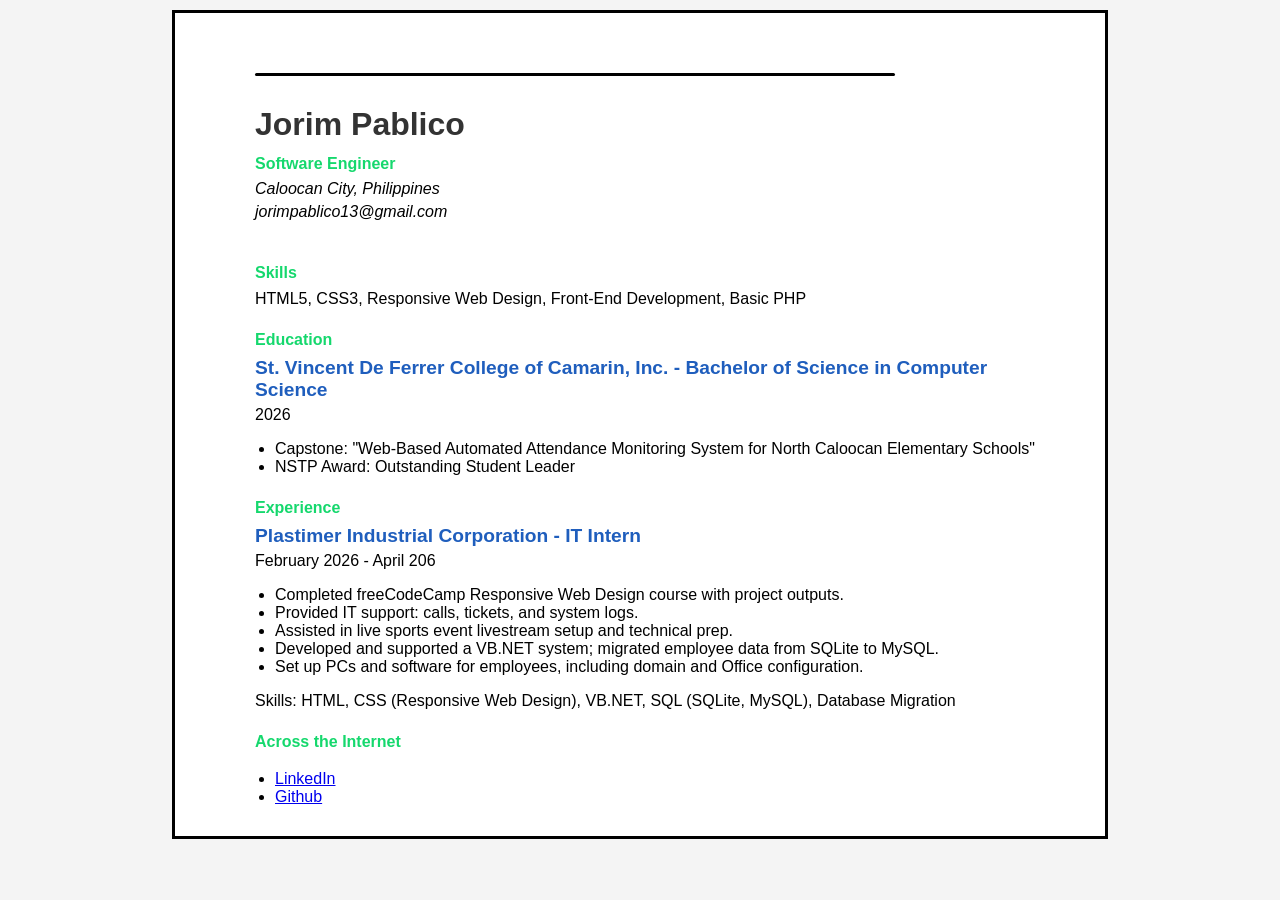
<file: frontend/1-single-page-cv/index.html>
<!DOCTYPE html>
<html lang="en">
<head>
    <meta charset="UTF-8">
    <meta name="viewport" content="width=device-width, initial-scale=1.0">
    <title>Jorim Pablico - Software Engineer</title>

    <!-- Seo Meta Tags -->
    <meta name="description" content="Jorim Pablico is a passionate software engineer with experience in building scalable web applications.">
    <meta name="keywords" content="software engineer, web development, HTML, CSS, JavaScript, React, Node.js">
    <meta name="author" content="Jorim Pablico">

    <!-- Open Graph Meta Tags -->
    <meta property="og:title" content="Jorim Pablico - Software Engineer">
    <meta property="og:description" content="Jorim Pablico is a passionate software engineer with experience in building scalable web applications.">
    <meta property="og:type" content="website">
    <meta property="og:url" content="https://github.com/jpablico20">
    <meta property="og:image" content="https://gravatar.com/jpablico04">

    <!-- Favicon -->
    <link rel="icon" href="./jpfavicon.png" type="image/x-icon">

    <!--Style -->
    <style>
        body {
            font-family: Arial, sans-serif;
            padding: 0;
            margin: 0;
            background-color: #f4f4f4;
        }
        .container {
            max-width: 800px;
            margin: 10px auto;
            padding: 10px 50px 10px 80px;
            background-color: #fff;
            border: 3px solid #000;
        }
        hr {
            width: 80%;
            border: 0;
            border-radius: 5px;
            height: 3px;
            background: #000;
            margin: 50px 0 30px 0;
        }
        header {
            margin-bottom: 40px;
        }
        p {
            margin: 5px 0;
            color: #000;
        }
        h1 {
            margin: 0;
            color: #333;
        }
        h2 {
            font-size: 1em;
            padding: 3px 0;
            margin: 10px 0 0 0;
            color: #15d86d;
        }
        header h2 {
            padding: 2px 0;
        }
        h3 {
            font-size: 1.2em;
            color: #1f5ebd;
            margin: 5px 0;
        }
        section {
            margin-bottom: 20px;
        }
        ul {
            list-style-type: disc;
            padding-left: 20px;
        }
    </style>
</head>
<body>
    <div class="container">
        <hr>
    <header>
        <h1>Jorim Pablico</h1>
        <h2>Software Engineer</h2>
        <address>
            <p>Caloocan City, Philippines</p>
            <p>jorimpablico13@gmail.com</p>
        </address>
    </header>

    <main>
        <section>
            <h2>Skills</h2>
            <p>HTML5, CSS3, Responsive Web Design, Front-End Development, Basic PHP</p>
        </section>

        <section> 
            <h2>Education</h2>
            <h3>St. Vincent De Ferrer College of Camarin, Inc. - Bachelor of Science in Computer Science</h3>
            <p>2026</p>
            <ul>
                 <li>Capstone: "Web-Based Automated Attendance Monitoring System for North Caloocan Elementary Schools"</li>
                 <li>NSTP Award: Outstanding Student Leader</li>
            </ul>
        </section>

        <section>
            <h2>Experience</h2>
            <h3>Plastimer Industrial Corporation - IT Intern</h3>
            <p>February 2026 - April 206</p>
            <ul>
                <li>Completed freeCodeCamp Responsive Web Design course with project outputs.</li>
                <li>Provided IT support: calls, tickets, and system logs.</li>
                <li>Assisted in live sports event livestream setup and technical prep.</li>
                <li>Developed and supported a VB.NET system; migrated employee data from SQLite to MySQL.</li>
                <li>Set up PCs and software for employees, including domain and Office configuration.</li>
            </ul>
            <p>Skills: HTML, CSS (Responsive Web Design), VB.NET, SQL (SQLite, MySQL), Database Migration</p>
        </section>

        <section>
            <h2>Across the Internet</h2>
            <ul>
                <li><a href="www.linkedin.com/in/jorim-pablico">LinkedIn</a></li>
                <li><a href="https://github.com/jpablico20">Github</a></li>
            </ul>
        </section>
    </main>
    </div>
</body>
</html>
</file>
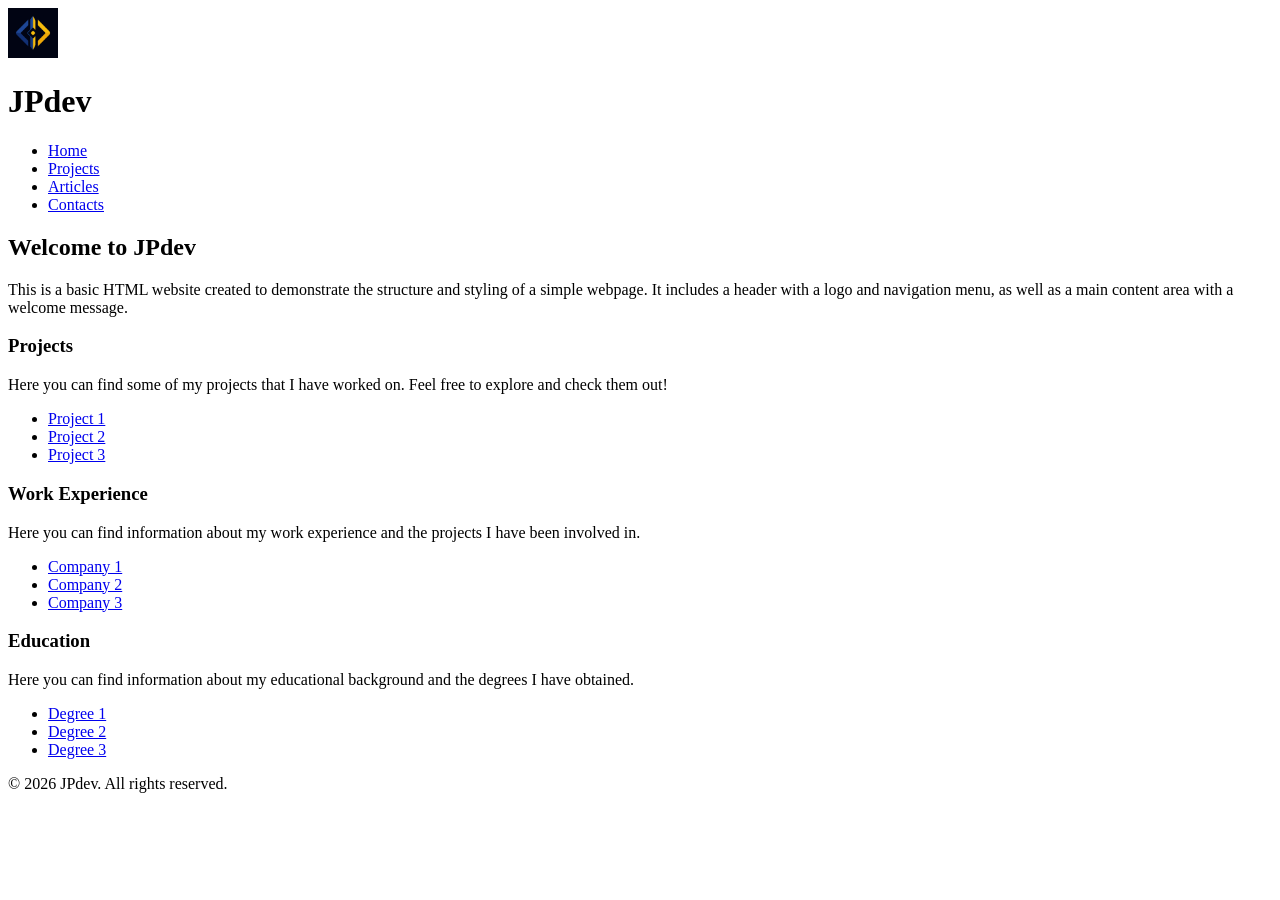
<file: frontend/2-basic-html-website/index.html>
<!DOCTYPE html>
<html lang="en">
<head>
    <meta charset="UTF-8">
    <meta name="viewport" content="width=device-width, initial-scale=1.0">
    <title>Basic HTML Website</title>

    <!-- Seo Meta Tags -->
    <meta name="description" content="A simple HTML website to demonstrate basic structure and styling.">
    <meta name="keywords" content="HTML, CSS, website, basic">
    <meta name="author" content="Jorim Pablico">

    <!-- Open Graph Meta Tags -->
    <meta property="og:title" content="Basic HTML Website">
    <meta property="og:description" content="A simple HTML website to demonstrate basic structure and styling.">
    <meta property="og:type" content="website">
</head>
<body>
    <header>
        <div class="logo">
            <img src="logo.png" alt="Logo" width="50">
            <h1>JPdev</h1>
        </div>
        <nav>
            <ul>
                <li><a href="index.html">Home</a></li>
                <li><a href="projects.html">Projects</a></li>
                <li><a href="articles.html">Articles</a></li>
                <li><a href="contacts.html">Contacts</a></li>
            </ul>
        </nav>
    </header>
    <main>
        <h2>Welcome to JPdev</h2>
        <p>This is a basic HTML website created to demonstrate the structure and styling of a simple webpage. It includes a header with a logo and navigation menu, as well as a main content area with a welcome message.</p>

        <section>
            <h3>Projects</h3>
            <p>Here you can find some of my projects that I have worked on. Feel free to explore and check them out!</p>
            <ul>
                <li><a href="#">Project 1</a></li>
                <li><a href="#">Project 2</a></li>
                <li><a href="#">Project 3</a></li>
            </ul>
        </section>
        <section>
            <h3>Work Experience</h3>
            <p>Here you can find information about my work experience and the projects I have been involved in.</p>
            <ul>
                <li><a href="#">Company 1</a></li>
                <li><a href="#">Company 2</a></li>
                <li><a href="#">Company 3</a></li>
            </ul>
        </section>
        <section>
            <h3>Education</h3>
            <p>Here you can find information about my educational background and the degrees I have obtained.</p>
            <ul>
                <li><a href="#">Degree 1</a></li>
                <li><a href="#">Degree 2</a></li>
                <li><a href="#">Degree 3</a></li>
            </ul>
        </section>
    </main>
    <footer>
        <p>&copy; 2026 JPdev. All rights reserved.</p>
    </footer>

</body>
</html>
</file>
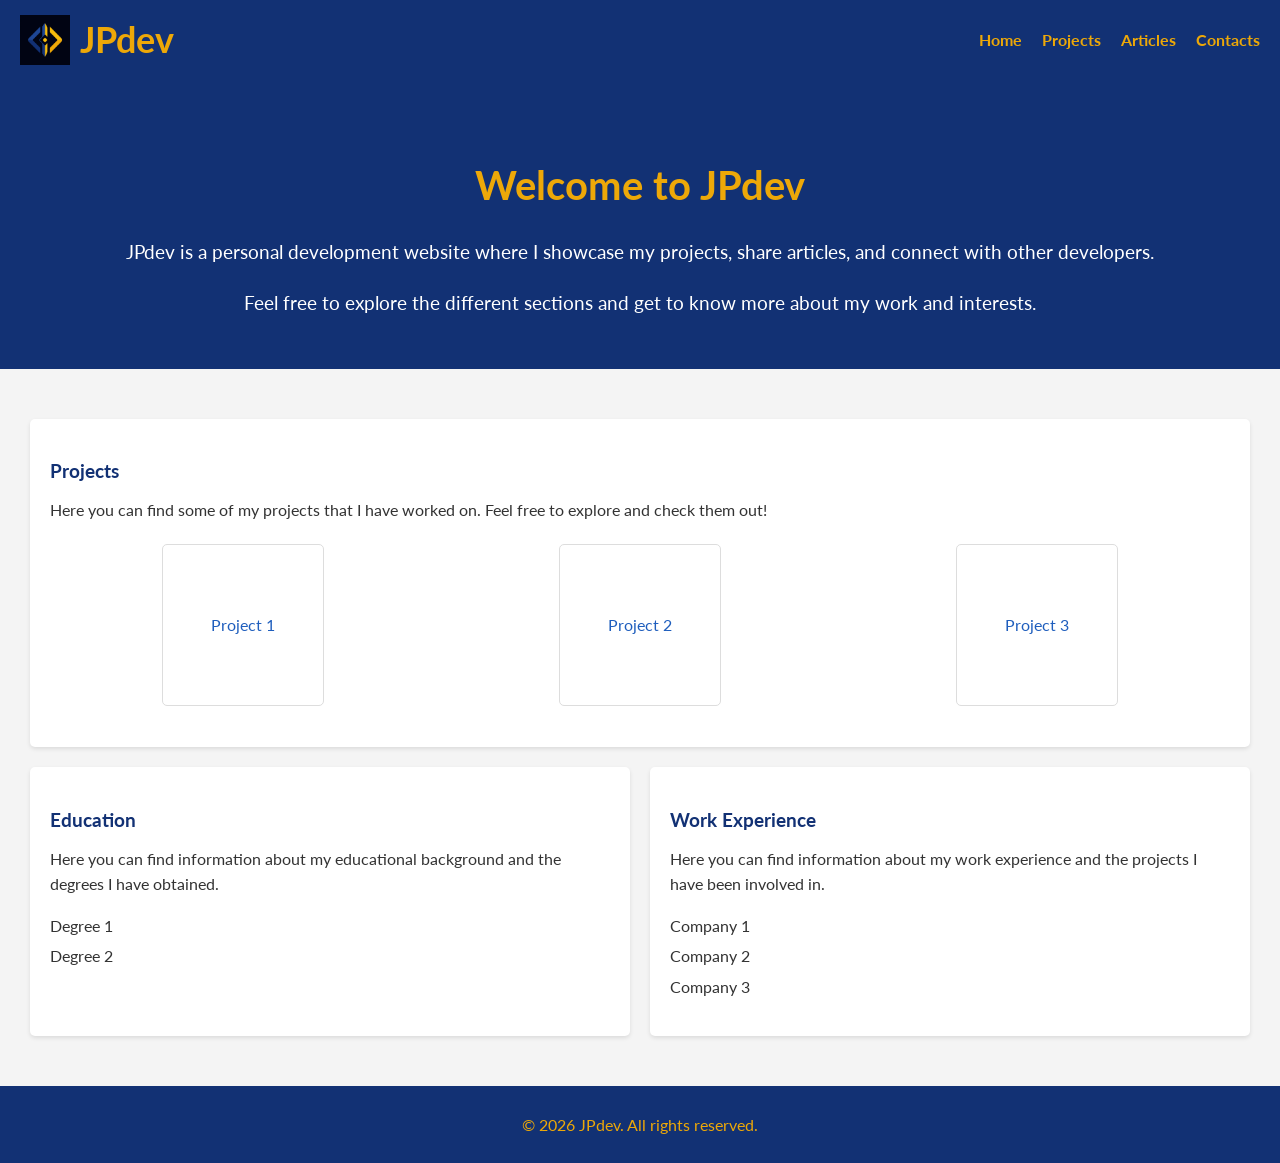
<file: frontend/3-personal-portfolio/index.html>
<!DOCTYPE html>
<html lang="en">
<head>
    <meta charset="UTF-8">
    <meta name="viewport" content="width=device-width, initial-scale=1.0">
    <title>Basic HTML Website</title>

    <!-- Seo Meta Tags -->
    <meta name="description" content="A simple HTML website to demonstrate basic structure and styling.">
    <meta name="keywords" content="HTML, CSS, website, basic">
    <meta name="author" content="Jorim Pablico">

    <!-- Open Graph Meta Tags -->
    <meta property="og:title" content="Basic HTML Website">
    <meta property="og:description" content="A simple HTML website to demonstrate basic structure and styling.">
    <meta property="og:type" content="website">

    <link rel="stylesheet" href="styles.css">
</head>
<body>
    <header>
        <div class="logo">
            <img src="logo.png" alt="Logo" width="50">
            <h1>JPdev</h1>
        </div>
        <nav>
            <ul>
                <li><a href="index.html">Home</a></li>
                <li><a href="projects.html">Projects</a></li>
                <li><a href="articles.html">Articles</a></li>
                <li><a href="contacts.html">Contacts</a></li>
            </ul>
        </nav>
    </header>
    <main>
        <div  class="intro">
        <h2>Welcome to JPdev</h2> 
        <p>JPdev is a personal development website where I showcase my projects, share articles, and connect with other developers.</p>
        <p>Feel free to explore the different sections and get to know more about my work and interests.</p>
        </div>
        
        <div class="box-vertical main-box">
            <section  class="projects">
                    <h3>Projects</h3>
                    <p>Here you can find some of my projects that I have worked on. Feel free to explore and check them out!</p>
                    <ul>
                        <li><a href="#">Project 1</a></li>
                        <li><a href="#">Project 2</a></li>
                        <li><a href="#">Project 3</a></li>
                    </ul>
            </section>
            <div class="box-horizontal">
                <section>
                    <h3>Education</h3>
                    <p>Here you can find information about my educational background and the degrees I have obtained.</p>
                    <ul>
                        <li>Degree 1</li>
                        <li>Degree 2</li>
                    </ul>
                </section>
                <section>
                    <h3>Work Experience</h3>
                    <p>Here you can find information about my work experience and the projects I have been involved in.</p>
                    <ul>
                        <li>Company 1</li>
                        <li>Company 2</li>
                        <li>Company 3</li>
                    </ul>
                </section>
            </div>
        </div>
        
    </main>
    <footer>
        <p>&copy; 2026 JPdev. All rights reserved.</p>
    </footer>

</body>
</html>
</file>
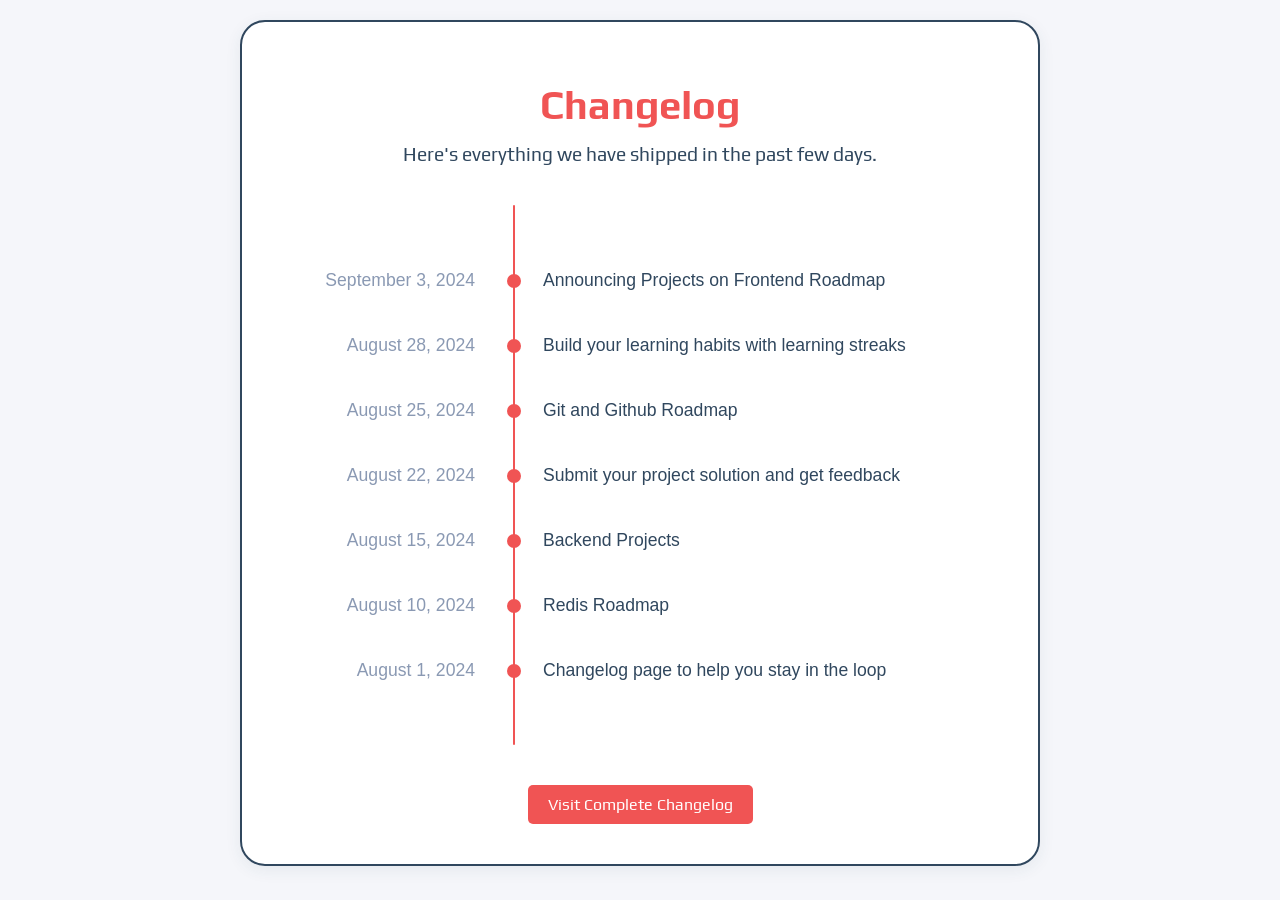
<file: frontend/4-changelog-component/index.html>
<!DOCTYPE html>
<html lang="en">
<head>
    <meta charset="UTF-8">
    <meta name="viewport" content="width=device-width, initial-scale=1.0">
    <title>Changelog Component</title>

    <!-- SEO Meta Tags -->
    <meta name="description" content="A changelog component to display updates and changes in your project.">
    <meta name="keywords" content="changelog, updates, project, component, HTML, CSS">
    <meta name="author" content="Jorim Pablico">

    <!-- Open Graph Meta Tags -->
    <meta property="og:title" content="Changelog Component">
    <meta property="og:description" content="A changelog component to display updates and changes in your project.">
    <meta property="og:type" content="website">

    <link rel="stylesheet" href="styles.css">
</head>
<body>
    <div class="changelog-container">
        <header class="changelog-header">
            <h1>Changelog</h1>
            <p>Here's everything we have shipped in the past few days.</p>
        </header>
        <main>
            <section class="changelog-date">
                <ul>
                    <li><p>September 3, 2024</p></li>
                    <li><p>August 28, 2024</p></li>
                    <li><p>August 25, 2024</p></li>
                    <li><p>August 22, 2024</p></li>
                    <li><p>August 15, 2024</p></li>
                    <li><p>August 10, 2024</p></li>
                    <li><p>August 1, 2024</p></li>
                </ul>
            </section>
            <div class="changelog-divider"></div>
            <section>
                <div class="dot-position">
                    <div class="dot"></div>
                    <div class="dot"></div>
                    <div class="dot"></div>
                    <div class="dot"></div>
                    <div class="dot"></div>
                    <div class="dot"></div>
                    <div class="dot"></div>
                </div>
            </section>
            
            <section class="changelog-description">
                <ul>
                    <li><p>Announcing Projects on Frontend Roadmap</p></li>
                    <li><p>Build your learning habits with learning streaks</p></li>
                    <li><p>Git and Github Roadmap</p></li>
                    <li><p>Submit your project solution and get feedback</p></li>
                    <li><p>Backend Projects</p></li>
                    <li><p>Redis Roadmap</p></li>
                    <li><p>Changelog page to help you stay in the loop</p></li>
                </ul>
            </section>
        </main>
        <button>Visit Complete Changelog</button>
    </div>
</body>
</html>
</file>
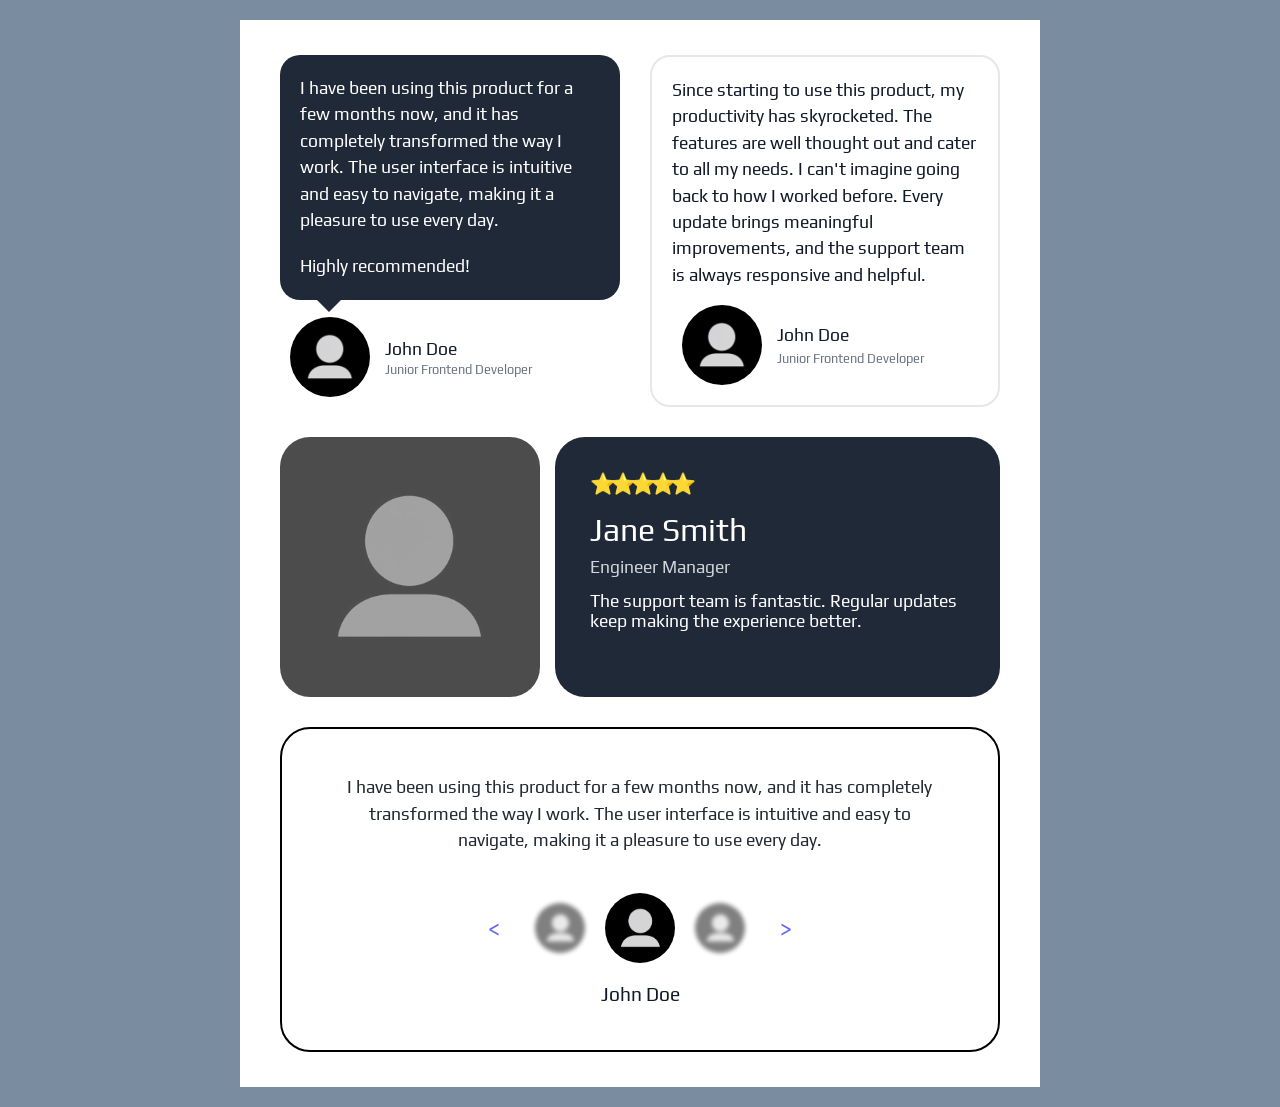
<file: frontend/5-testimonial-cards/index.html>
<!DOCTYPE html>
<html lang="en">
<head>
    <meta charset="UTF-8">
    <meta name="viewport" content="width=device-width, initial-scale=1.0">
    <title>Testimonial Cards</title>

    <link rel="stylesheet" href="styles.css">
</head>
<body>
    <main>
        <section>
            <article class="testimonial-card-1">
                <div class="chat-bubble">
                    <p>I have been using this product for a few months now, and it has completely transformed the way I work. The user interface is intuitive and easy to navigate, making it a pleasure to use every day.</p>
                    <p>Highly recommended!</p>
                    <div class="chat-arrow"></div>
                </div>
                <div class="testimonial-author">
                    <img class="bubble-img" src="unknown-pic.jpg" alt="Author 1">
                    <div class="author-info">
                        <p>John Doe</p>
                        <p>Junior Frontend Developer</p>
                    </div>
                </div>
            </article>
            <article class="testimonial-card-1 testimonial-box-1">
                <p>Since starting to use this product, my productivity has skyrocketed. The features are well thought out and cater to all my needs. I can't imagine going back to how I worked before. Every update brings meaningful improvements, and the support team is always responsive and helpful.</p>
                </p>
                <div class="testimonial-author">
                    <img class="bubble-img" src="unknown-pic.jpg" alt="Author 1">
                    <div class="author-info">
                        <p>John Doe</p>
                        <p>Junior Frontend Developer</p>
                    </div>
                </div>
            </article>
        </section>
        
        <section>
            <article class="testimonial-card-2">
                <div  class="image-container">
                    <img src="unknown-pic.jpg" alt="Author 2">
                </div>
                <div class="content-container">
                    <span class="star-rating">⭐⭐⭐⭐⭐</span>
                    <p>Jane Smith</p>
                    <p>Engineer Manager</p>
                    <p>The support team is fantastic. Regular updates keep making the experience better.</p>
                </div>
            </article>
        </section>
        
        <section>
            <article class="testimonial-card-3">
                <p>I have been using this product for a few months now, and it has completely transformed the way I work. The user interface is intuitive and easy to navigate, making it a pleasure to use every day.</p>
                <div  class="image-carousel">
                    <span class="less-than-arrow"></span>
                    <img class="blur-img" src="unknown-pic.jpg" alt="Author 1">
                    <img class="active-img" src="unknown-pic.jpg" alt="Author 1">
                    <img class="blur-img" src="unknown-pic.jpg" alt="Author 1">
                    <span class="greater-than-arrow"></span>
                </div>
                <p class="author-name">John Doe</p>
            </article>
        </section>
    </main>
</body>
</html>
</file>
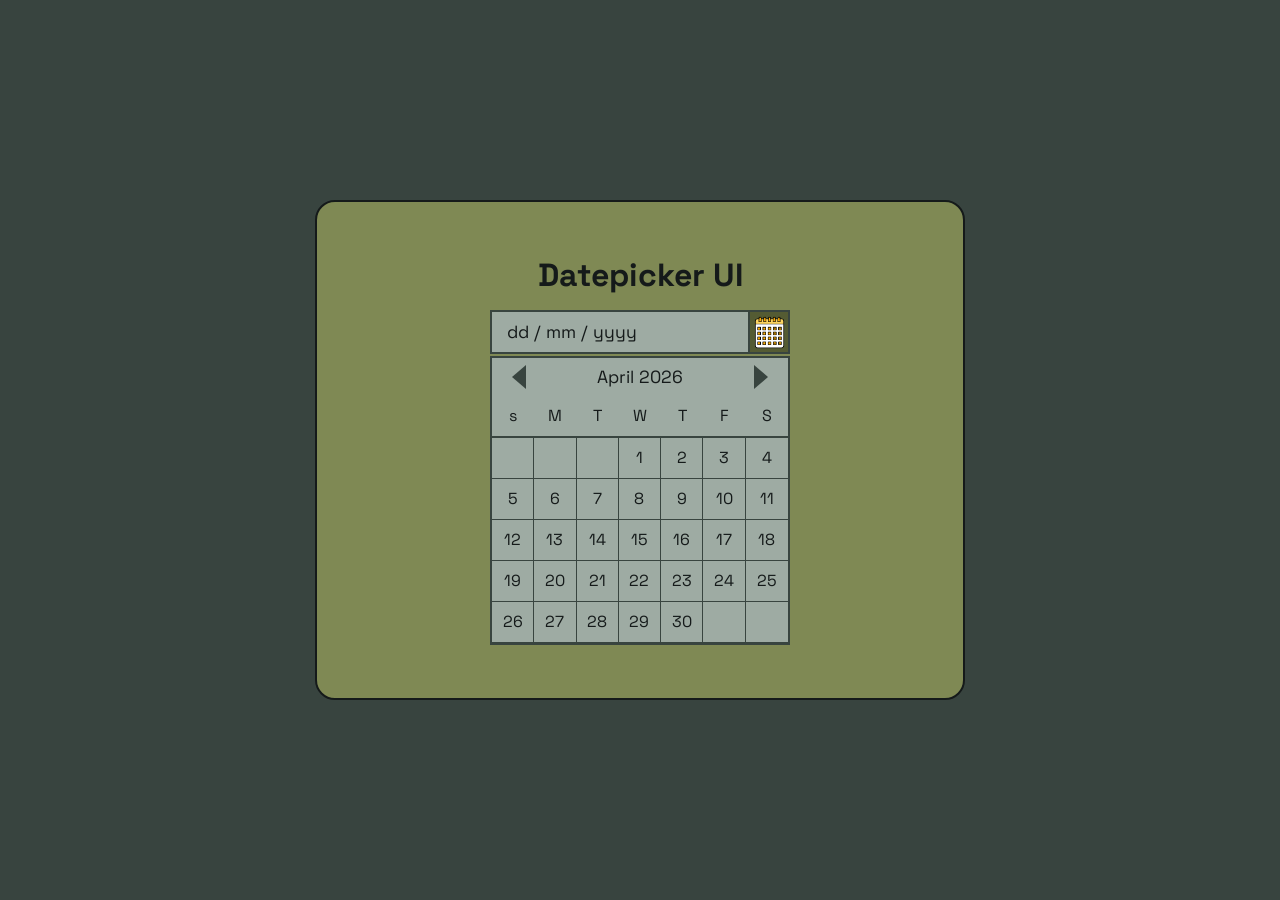
<file: frontend/6-datepicker-ui/index.html>
<!DOCTYPE html>
<html lang="en">
<head>
    <meta charset="UTF-8">
    <meta name="viewport" content="width=device-width, initial-scale=1.0">
    <title>DatepickerUI</title>

    <link rel="stylesheet" href="styles.css">
</head>
<body>
    <main>
        <h1>Datepicker UI</h1>
        <section>
            <div class="date-placeholder">
                <div class="date-input">
                    <p>dd / mm / yyyy</p>
                </div>
                <button class="calendar-button">
                    <img src="calendar-icon.png" alt="Calendar Icon">
                </button>
            </div>
        </section>

        <section>
            <div class="calendar-container">
                <div class="month-year-header">
                    <div class="prev-month"></div>
                    <span class="month-year">April 2026</span>
                    <div class="next-month"></div>
                </div> 

                <div class="week-container">
                    <div class="day-name">s</div>
                    <div class="day-name">M</div>
                    <div class="day-name">T</div>
                    <div class="day-name">W</div>
                    <div class="day-name">T</div>
                    <div class="day-name">F</div>
                    <div class="day-name">S</div>
                </div>
                    
                <div class="day-container">
                    <div class="day-cell"></div>
                    <div class="day-cell"></div>
                    <div class="day-cell"></div>
                    <div class="day-cell first-day">1</div>
                    <div class="day-cell">2</div>
                    <div class="day-cell">3</div>
                    <div class="day-cell">4</div>
                    <div class="day-cell">5</div>
                    <div class="day-cell">6</div>
                    <div class="day-cell">7</div>
                    <div class="day-cell">8</div>
                    <div class="day-cell">9</div>
                    <div class="day-cell">10</div>
                    <div class="day-cell">11</div>
                    <div class="day-cell">12</div>
                    <div class="day-cell">13</div>
                    <div class="day-cell">14</div>
                    <div class="day-cell">15</div>
                    <div class="day-cell">16</div>
                    <div class="day-cell">17</div>
                    <div class="day-cell">18</div>
                    <div class="day-cell">19</div>
                    <div class="day-cell">20</div>
                    <div class="day-cell">21</div>
                    <div class="day-cell">22</div>
                    <div class="day-cell">23</div>
                    <div class="day-cell">24</div>
                    <div class="day-cell">25</div>
                    <div class="day-cell">26</div>
                    <div class="day-cell">27</div>
                    <div class="day-cell">28</div>
                    <div class="day-cell">29</div>
                    <div class="day-cell">30</div>
                    <div class="day-cell"></div>
                    <div class="day-cell"></div>
                </div>

            </div>
        </section>
    </main>
</body>
</html>
</file>
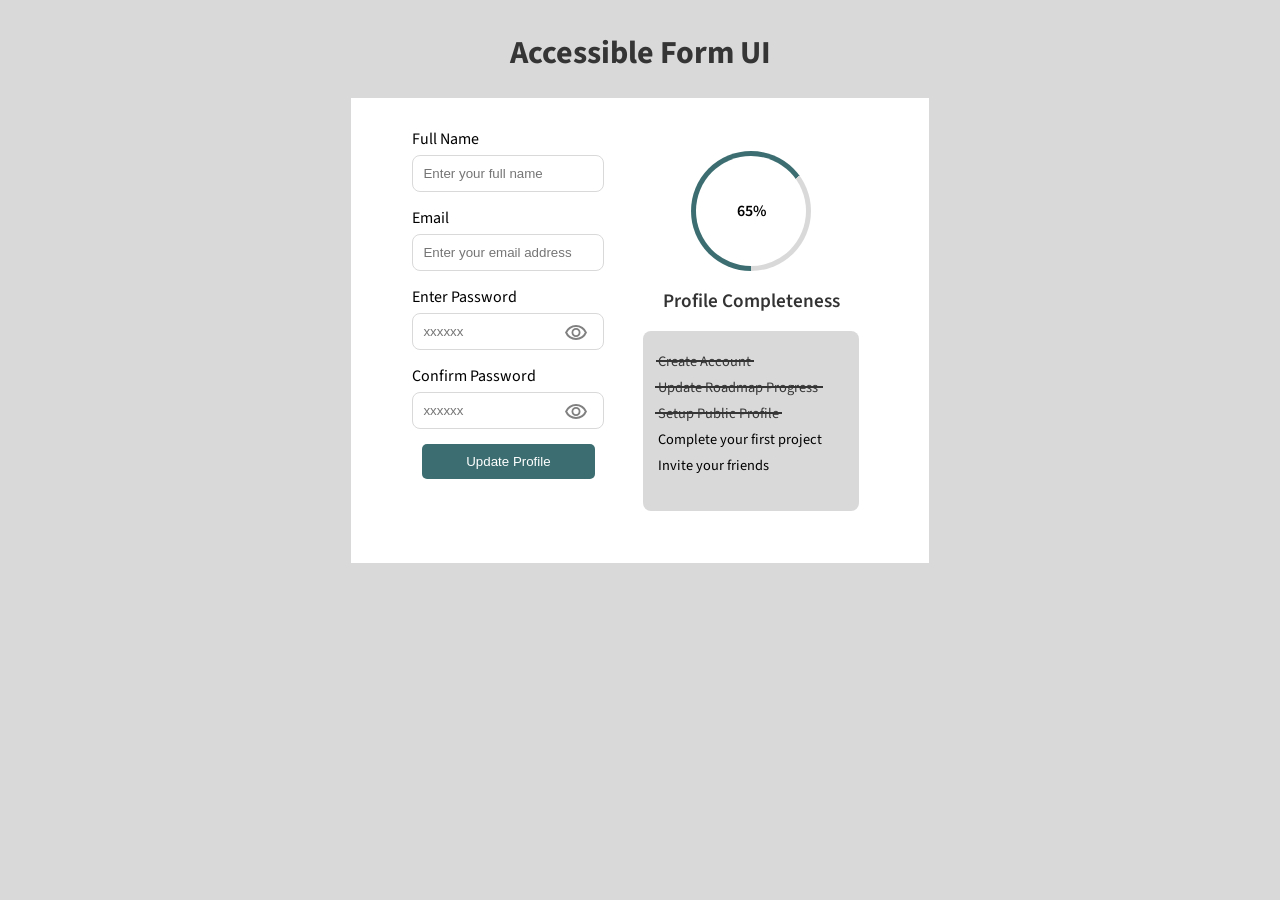
<file: frontend/7-accessible-form-ui/index.html>
<!DOCTYPE html>
<html lang="en">
<head>
    <meta charset="UTF-8">
    <meta name="viewport" content="width=device-width, initial-scale=1.0">
    <title>Accessible Form UI</title>

    <link rel="stylesheet" href="styles.css">

</head>
<body>
    <h1>Accessible Form UI</h1>
    <main>
        <form>
            <label for="full-name">Full Name</label>
            <input 
                type="text" 
                id="full-name" 
                name="full-name" 
                required
                placeholder="Enter your full name"
                >

            <label for="email">Email</label>
            <input 
                type="email" 
                id="email" 
                name="email" 
                required
                placeholder="Enter your email address"
                >

            <div class="password-container">
                <label for="enter-password">Enter Password</label>
                <input 
                    type="password" 
                    id="enter-password" 
                    name="enter-password" 
                    required
                    placeholder="xxxxxx"
                    >
                <button type="button" 
                class="visibility-toggle" 
                aria-label="Toggle Password Visibility for Enter Password"
                aria-controls="enter-password"
                >
                </button>
            </div>
            
            <div class="password-container">
                <label for="confirm-password">Confirm Password</label>
                <input 
                    type="password" 
                    id="confirm-password" 
                    name="confirm-password" 
                    required
                    placeholder="xxxxxx">
                <button 
                type="button" 
                class="visibility-toggle" 
                aria-label="Toggle Password Visibility for Confirm Password"
                aria-controls="confirm-password"
                >
                </button>
            </div>

            <button type="submit">Update Profile</button>
        </form>
        <section class="progress-section">
            <div class="circle-progress" aria-label="progress percentage" role="progressbar" aria-valuenow="65" aria-valuemin="0" aria-valuemax="100" style="--percentage: 65;">
                <div class="progress-text">65%</div>
            </div>
            <h2>Profile Completeness</h2>
            <div class="checklist">
                <p><span class="done">Create Account</span></p>
                <p><span class="done">Update Roadmap Progress</span></p>
                <p><span class="done">Setup Public Profile</span></p>
                <p>Complete your first project</p>
                <p>Invite your friends</p>
            </div>
        </section>
    </main>
</body>
</html>
</file>
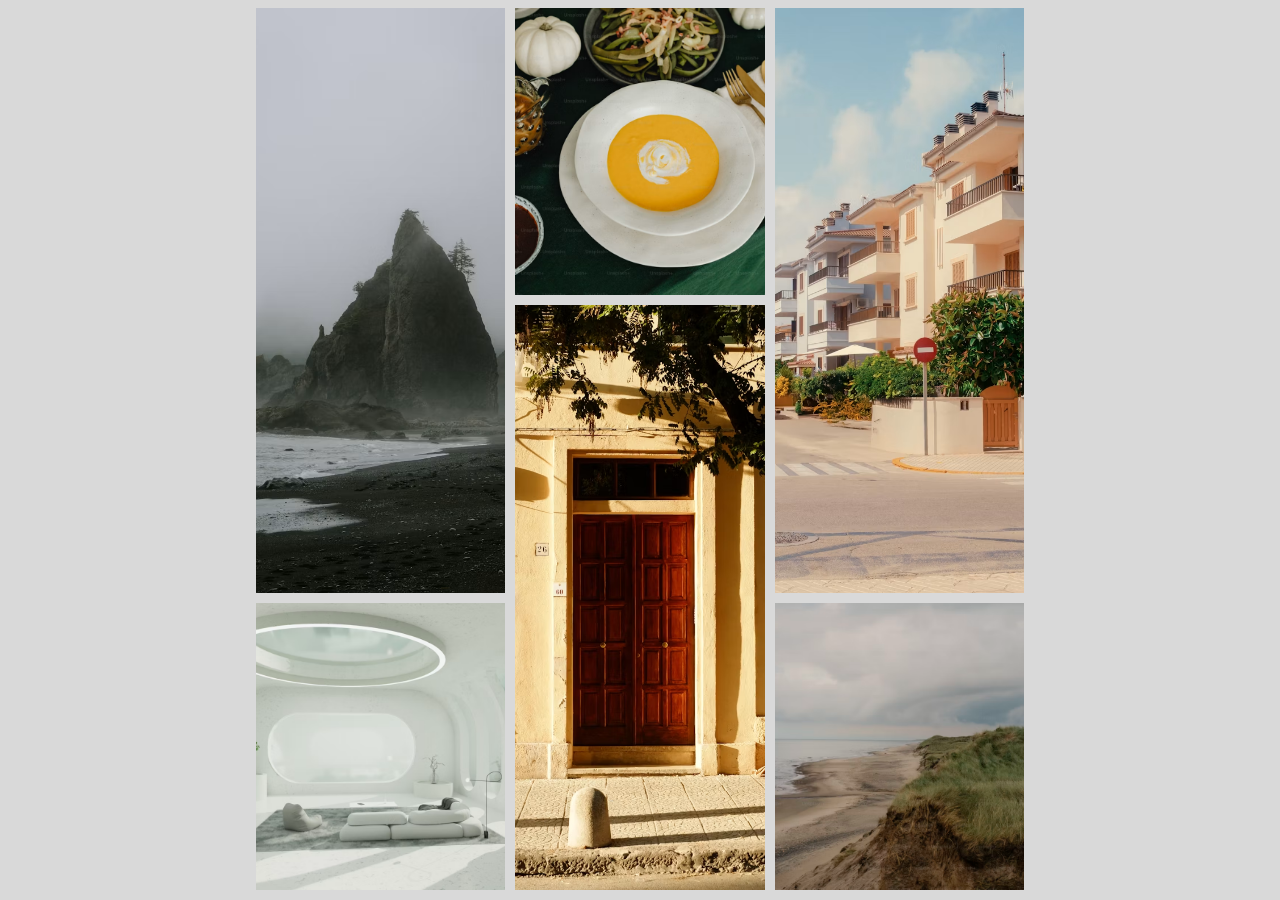
<file: frontend/8-image-grid-layout/index.html>
<!DOCTYPE html>
<html lang="en">
<head>
    <meta charset="UTF-8">
    <meta name="viewport" content="width=device-width, initial-scale=1.0">
    <title>Image Grid Layout</title>
    <link rel="stylesheet" href="styles.css">
</head>
<body>
    <main>
        <section>
            <img src="images/foggy-beach.avif" alt="Foggy Beach">
            <img src="images/living-room-white-couch.avif" alt="Living Room with White Couch">
            <img src="images/plates-and-bowls-of-food.avif" alt="Plates and Bowls of Food">
            <img src="images/building-with-red-door.avif" alt="Building with Red Door">
            <img src="images/row-of-white-apartment.avif" alt="Row of White Apartment">
            <img src="images/top-view-beach.avif" alt="Top View of Beach">
        </section>
    </main>
</body>
</html>
</file>
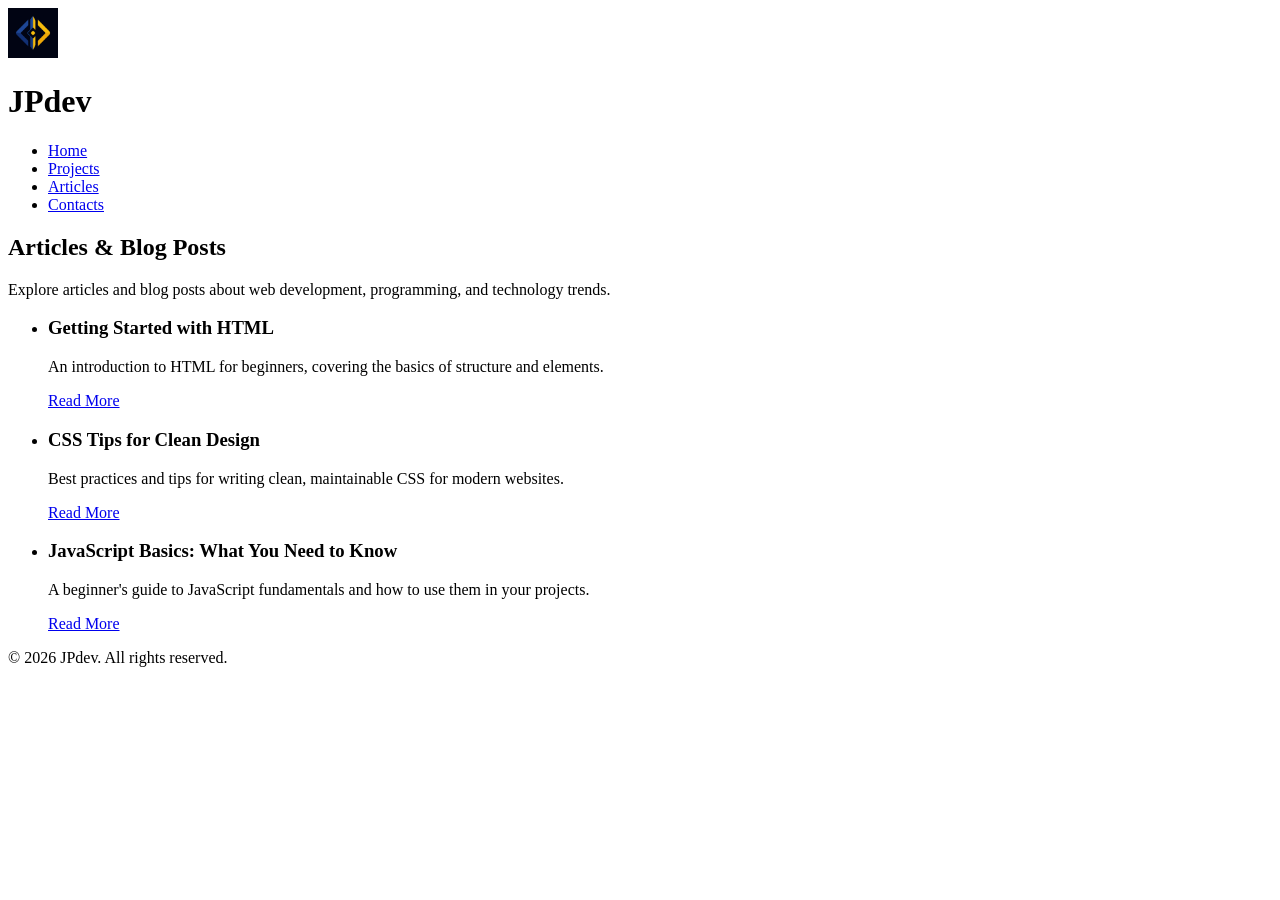
<file: frontend/2-basic-html-website/articles.html>
<!DOCTYPE html>
<html lang="en">
<head>
	<meta charset="UTF-8">
	<meta name="viewport" content="width=device-width, initial-scale=1.0">
	<title>Articles | Basic HTML Website</title>

	<!-- Seo Meta Tags -->
	<meta name="description" content="Articles page for JPdev. Read articles and blog posts about web development and programming.">
	<meta name="keywords" content="HTML, CSS, website, articles, blog, JPdev">
	<meta name="author" content="Jorim Pablico">

	<!-- Open Graph Meta Tags -->
	<meta property="og:title" content="Articles | Basic HTML Website">
	<meta property="og:description" content="Articles page for JPdev. Read articles and blog posts about web development and programming.">
	<meta property="og:type" content="website">
</head>
<body>
	<header>
		<div class="logo">
			<img src="logo.png" alt="Logo" width="50">
			<h1>JPdev</h1>
		</div>
		<nav>
			<ul>
				<li><a href="index.html">Home</a></li>
				<li><a href="projects.html">Projects</a></li>
				<li><a href="articles.html">Articles</a></li>
				<li><a href="contacts.html">Contacts</a></li>
			</ul>
		</nav>
	</header>
	<main>
		<section aria-labelledby="articles-heading">
			<h2 id="articles-heading">Articles & Blog Posts</h2>
			<p>Explore articles and blog posts about web development, programming, and technology trends.</p>
			<ul>
				<li>
					<article>
						<h3>Getting Started with HTML</h3>
						<p>An introduction to HTML for beginners, covering the basics of structure and elements.</p>
						<a href="#">Read More</a>
					</article>
				</li>
				<li>
					<article>
						<h3>CSS Tips for Clean Design</h3>
						<p>Best practices and tips for writing clean, maintainable CSS for modern websites.</p>
						<a href="#">Read More</a>
					</article>
				</li>
				<li>
					<article>
						<h3>JavaScript Basics: What You Need to Know</h3>
						<p>A beginner's guide to JavaScript fundamentals and how to use them in your projects.</p>
						<a href="#">Read More</a>
					</article>
				</li>
			</ul>
		</section>
	</main>
	<footer>
		<p>&copy; 2026 JPdev. All rights reserved.</p>
	</footer>
</body>
</html>
</file>
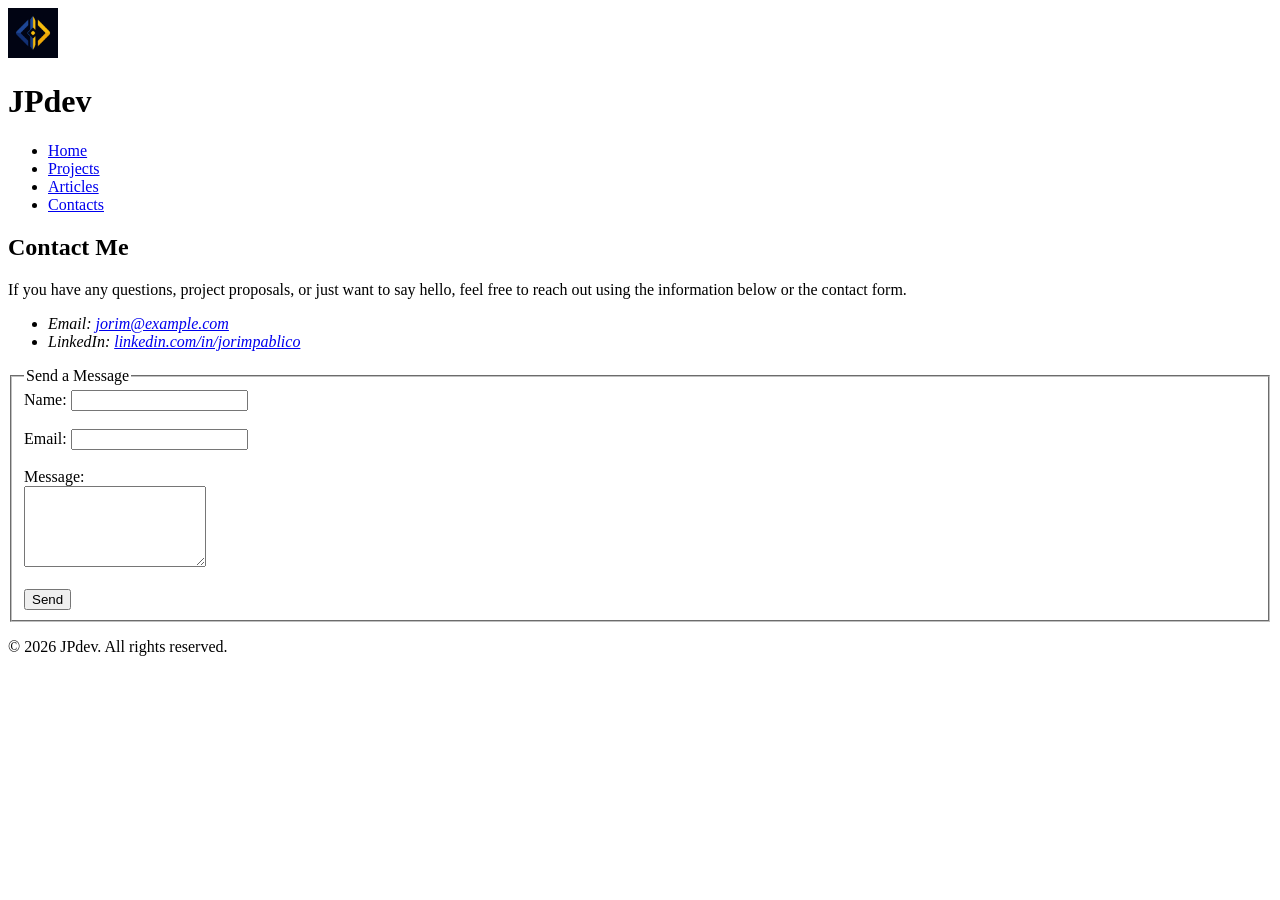
<file: frontend/2-basic-html-website/contacts.html>
<!DOCTYPE html>
<html lang="en">
<head>
	<meta charset="UTF-8">
	<meta name="viewport" content="width=device-width, initial-scale=1.0">
	<title>Contact | Basic HTML Website</title>

	<!-- Seo Meta Tags -->
	<meta name="description" content="Contact page for JPdev. Get in touch for inquiries or collaborations.">
	<meta name="keywords" content="HTML, CSS, website, contact, JPdev">
	<meta name="author" content="Jorim Pablico">

	<!-- Open Graph Meta Tags -->
	<meta property="og:title" content="Contact | Basic HTML Website">
	<meta property="og:description" content="Contact page for JPdev. Get in touch for inquiries or collaborations.">
	<meta property="og:type" content="website">
</head>
<body>
	<header>
		<div class="logo">
			<img src="logo.png" alt="Logo" width="50">
			<h1>JPdev</h1>
		</div>
		<nav>
			<ul>
				<li><a href="index.html">Home</a></li>
				<li><a href="projects.html">Projects</a></li>
				<li><a href="articles.html">Articles</a></li>
				<li><a href="contacts.html">Contacts</a></li>
			</ul>
		</nav>
	</header>
	<main>
		<section aria-labelledby="contact-heading">
			<h2 id="contact-heading">Contact Me</h2>
			<p>If you have any questions, project proposals, or just want to say hello, feel free to reach out using the information below or the contact form.</p>
			<address>
				<ul>
					<li>Email: <a href="mailto:jorim@example.com">jorim@example.com</a></li>
					<li>LinkedIn: <a href="#">linkedin.com/in/jorimpablico</a></li>
				</ul>
			</address>
			<form action="#" method="post">
				<fieldset>
					<legend>Send a Message</legend>
					<label for="name">Name:</label>
					<input type="text" id="name" name="name" required><br><br>
					<label for="email">Email:</label>
					<input type="email" id="email" name="email" required><br><br>
					<label for="message">Message:</label><br>
					<textarea id="message" name="message" rows="5" required></textarea><br><br>
					<button type="submit">Send</button>
				</fieldset>
			</form>
		</section>
	</main>
	<footer>
		<p>&copy; 2026 JPdev. All rights reserved.</p>
	</footer>
</body>
</html>
</file>
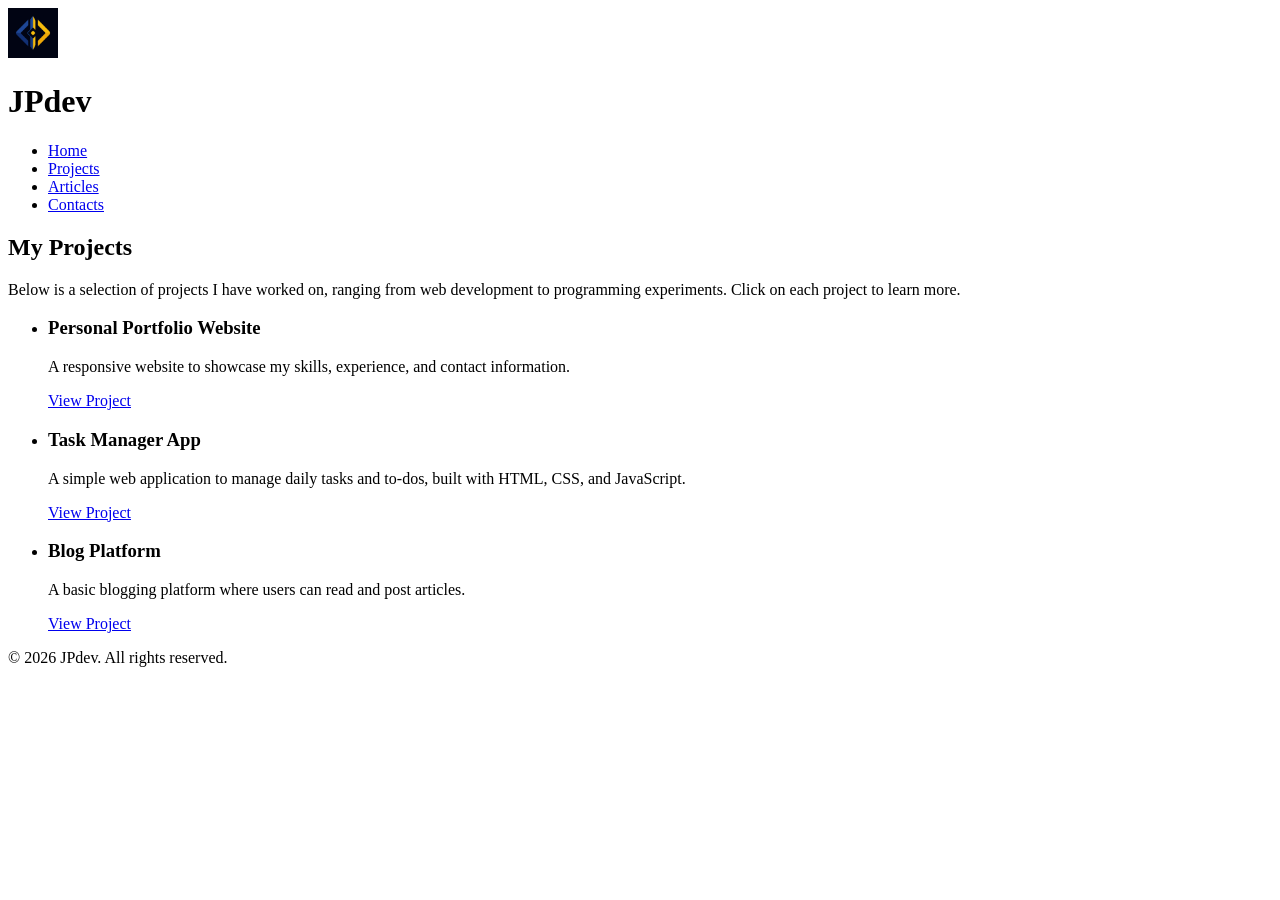
<file: frontend/2-basic-html-website/projects.html>
<!DOCTYPE html>
<html lang="en">
<head>
	<meta charset="UTF-8">
	<meta name="viewport" content="width=device-width, initial-scale=1.0">
	<title>Projects | Basic HTML Website</title>

	<!-- Seo Meta Tags -->
	<meta name="description" content="Projects page for JPdev. Explore a list of web development and programming projects.">
	<meta name="keywords" content="HTML, CSS, website, projects, JPdev">
	<meta name="author" content="Jorim Pablico">

	<!-- Open Graph Meta Tags -->
	<meta property="og:title" content="Projects | Basic HTML Website">
	<meta property="og:description" content="Projects page for JPdev. Explore a list of web development and programming projects.">
	<meta property="og:type" content="website">
</head>
<body>
	<header>
		<div class="logo">
			<img src="logo.png" alt="Logo" width="50">
			<h1>JPdev</h1>
		</div>
		<nav>
			<ul>
				<li><a href="index.html">Home</a></li>
				<li><a href="projects.html">Projects</a></li>
				<li><a href="articles.html">Articles</a></li>
				<li><a href="contacts.html">Contacts</a></li>
			</ul>
		</nav>
	</header>
	<main>
		<section aria-labelledby="projects-heading">
			<h2 id="projects-heading">My Projects</h2>
			<p>Below is a selection of projects I have worked on, ranging from web development to programming experiments. Click on each project to learn more.</p>
			<ul>
				<li>
					<article>
						<h3>Personal Portfolio Website</h3>
						<p>A responsive website to showcase my skills, experience, and contact information.</p>
						<a href="#">View Project</a>
					</article>
				</li>
				<li>
					<article>
						<h3>Task Manager App</h3>
						<p>A simple web application to manage daily tasks and to-dos, built with HTML, CSS, and JavaScript.</p>
						<a href="#">View Project</a>
					</article>
				</li>
				<li>
					<article>
						<h3>Blog Platform</h3>
						<p>A basic blogging platform where users can read and post articles.</p>
						<a href="#">View Project</a>
					</article>
				</li>
			</ul>
		</section>
	</main>
	<footer>
		<p>&copy; 2026 JPdev. All rights reserved.</p>
	</footer>
</body>
</html>
</file>
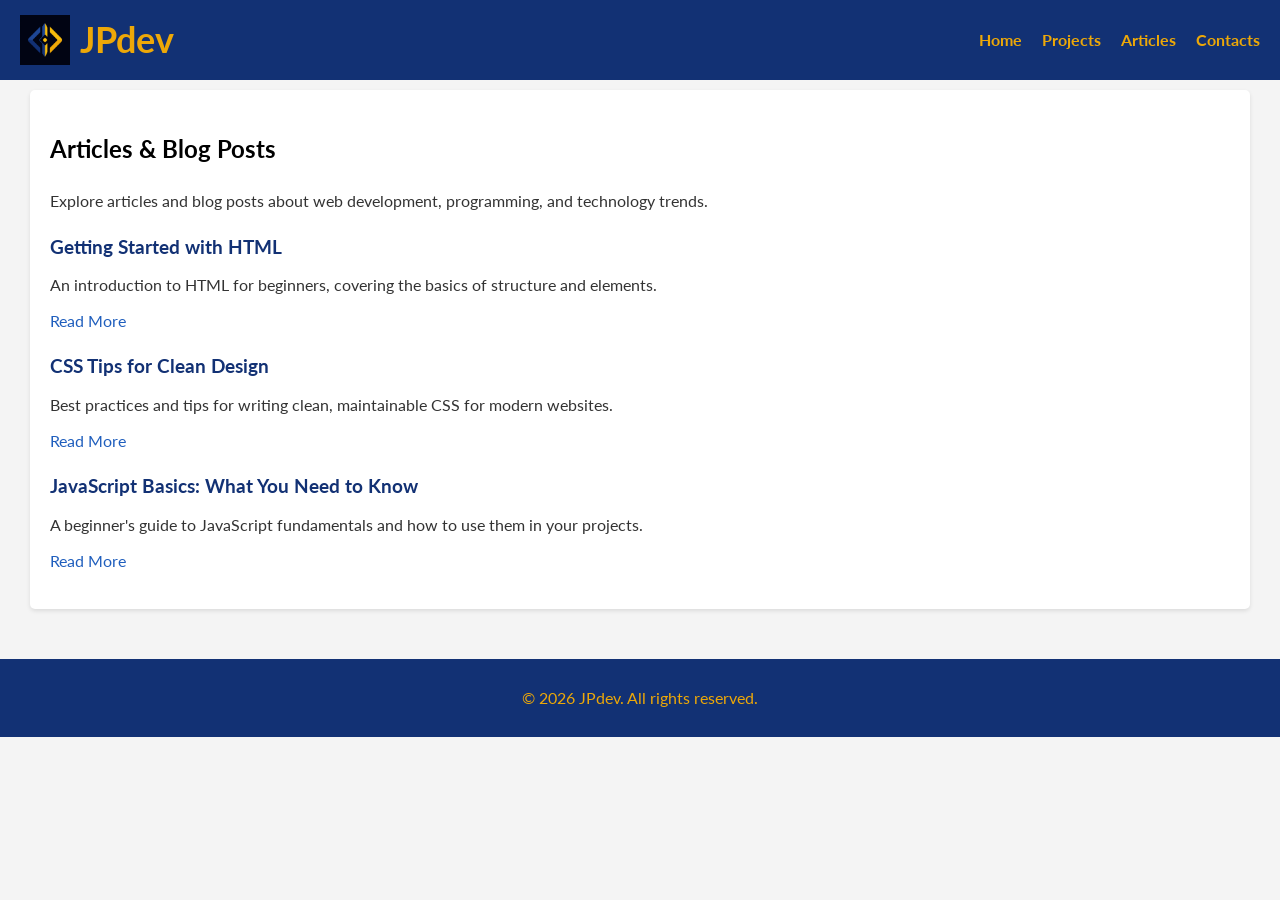
<file: frontend/3-personal-portfolio/articles.html>
<!DOCTYPE html>
<html lang="en">
<head>
	<meta charset="UTF-8">
	<meta name="viewport" content="width=device-width, initial-scale=1.0">
	<title>Articles | Basic HTML Website</title>

	<!-- Seo Meta Tags -->
	<meta name="description" content="Articles page for JPdev. Read articles and blog posts about web development and programming.">
	<meta name="keywords" content="HTML, CSS, website, articles, blog, JPdev">
	<meta name="author" content="Jorim Pablico">

	<!-- Open Graph Meta Tags -->
	<meta property="og:title" content="Articles | Basic HTML Website">
	<meta property="og:description" content="Articles page for JPdev. Read articles and blog posts about web development and programming.">
	<meta property="og:type" content="website">

	<link rel="stylesheet" href="styles.css">
</head>
<body>
	<header>
		<div class="logo">
			<img src="logo.png" alt="Logo" width="50">
			<h1>JPdev</h1>
		</div>
		<nav>
			<ul>
				<li><a href="index.html">Home</a></li>
				<li><a href="projects.html">Projects</a></li>
				<li><a href="articles.html">Articles</a></li>
				<li><a href="contacts.html">Contacts</a></li>
			</ul>
		</nav>
	</header>
	<main class="main-box">
		<section aria-labelledby="articles-heading">
			<h2 id="articles-heading">Articles & Blog Posts</h2>
			<p>Explore articles and blog posts about web development, programming, and technology trends.</p>
			<ul>
				<li>
					<article>
						<h3>Getting Started with HTML</h3>
						<p>An introduction to HTML for beginners, covering the basics of structure and elements.</p>
						<a href="#">Read More</a>
					</article>
				</li>
				<li>
					<article>
						<h3>CSS Tips for Clean Design</h3>
						<p>Best practices and tips for writing clean, maintainable CSS for modern websites.</p>
						<a href="#">Read More</a>
					</article>
				</li>
				<li>
					<article>
						<h3>JavaScript Basics: What You Need to Know</h3>
						<p>A beginner's guide to JavaScript fundamentals and how to use them in your projects.</p>
						<a href="#">Read More</a>
					</article>
				</li>
			</ul>
		</section>
	</main>
	<footer>
		<p>&copy; 2026 JPdev. All rights reserved.</p>
	</footer>
</body>
</html>
</file>
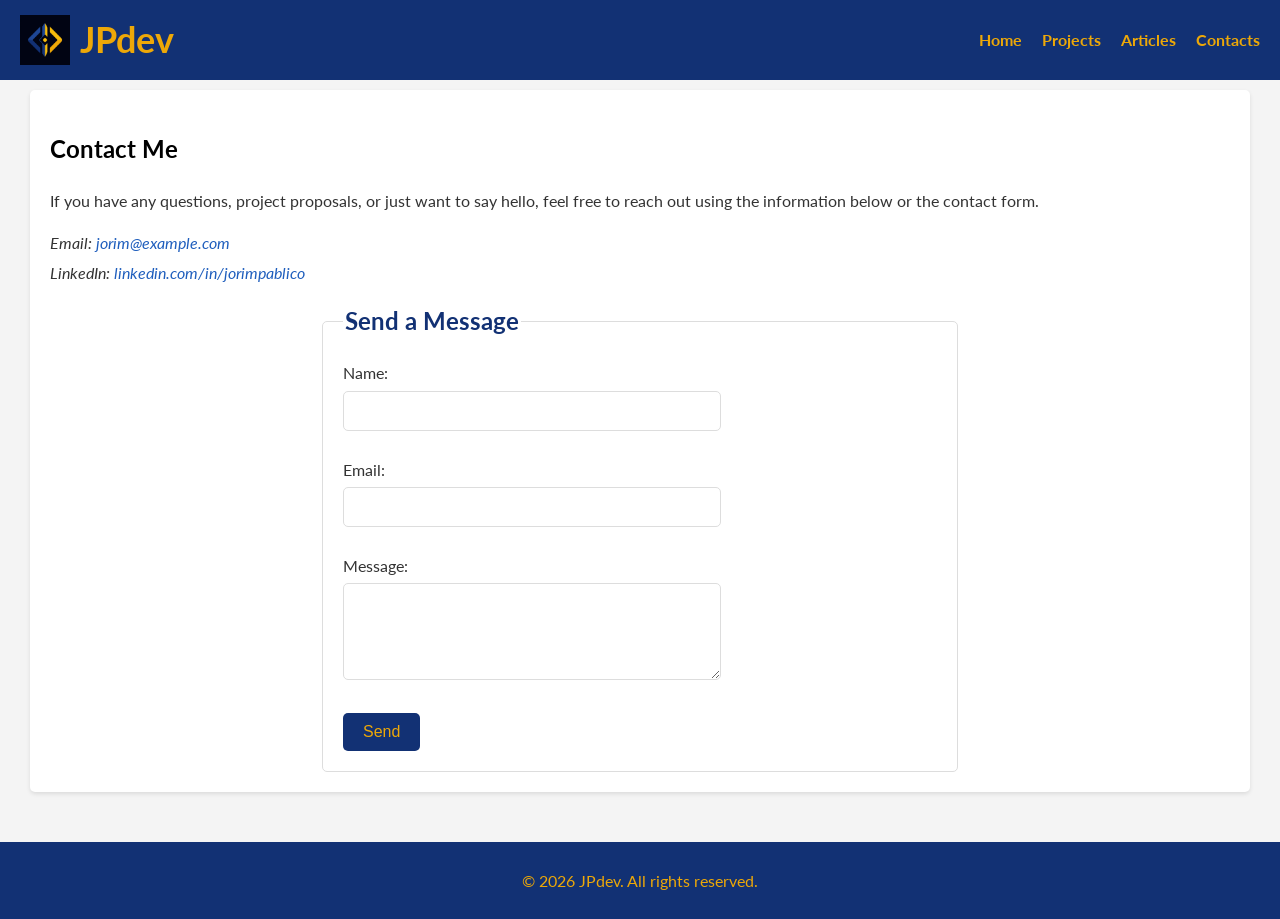
<file: frontend/3-personal-portfolio/contacts.html>
<!DOCTYPE html>
<html lang="en">
<head>
	<meta charset="UTF-8">
	<meta name="viewport" content="width=device-width, initial-scale=1.0">
	<title>Contact | Basic HTML Website</title>

	<!-- Seo Meta Tags -->
	<meta name="description" content="Contact page for JPdev. Get in touch for inquiries or collaborations.">
	<meta name="keywords" content="HTML, CSS, website, contact, JPdev">
	<meta name="author" content="Jorim Pablico">

	<!-- Open Graph Meta Tags -->
	<meta property="og:title" content="Contact | Basic HTML Website">
	<meta property="og:description" content="Contact page for JPdev. Get in touch for inquiries or collaborations.">
	<meta property="og:type" content="website">

	<link rel="stylesheet" href="styles.css">
</head>
<body>
	<header>
		<div class="logo">
			<img src="logo.png" alt="Logo" width="50">
			<h1>JPdev</h1>
		</div>
		<nav>
			<ul>
				<li><a href="index.html">Home</a></li>
				<li><a href="projects.html">Projects</a></li>
				<li><a href="articles.html">Articles</a></li>
				<li><a href="contacts.html">Contacts</a></li>
			</ul>
		</nav>
	</header>
	<main class="main-box">
		<section aria-labelledby="contact-heading">
			<h2 id="contact-heading">Contact Me</h2>
			<p>If you have any questions, project proposals, or just want to say hello, feel free to reach out using the information below or the contact form.</p>
			<address>
				<ul>
					<li>Email: <a href="mailto:jorim@example.com">jorim@example.com</a></li>
					<li>LinkedIn: <a href="#">linkedin.com/in/jorimpablico</a></li>
				</ul>
			</address>
			<form action="#" method="post">
				<fieldset>
					<legend>Send a Message</legend>
					<label for="name">Name:</label>
					<input type="text" id="name" name="name" required><br><br>
					<label for="email">Email:</label>
					<input type="email" id="email" name="email" required><br><br>
					<label for="message">Message:</label>
					<textarea id="message" name="message" rows="5" required></textarea><br><br>
					<button type="submit">Send</button>
				</fieldset>
			</form>
		</section>
	</main>
	<footer>
		<p>&copy; 2026 JPdev. All rights reserved.</p>
	</footer>
</body>
</html>
</file>
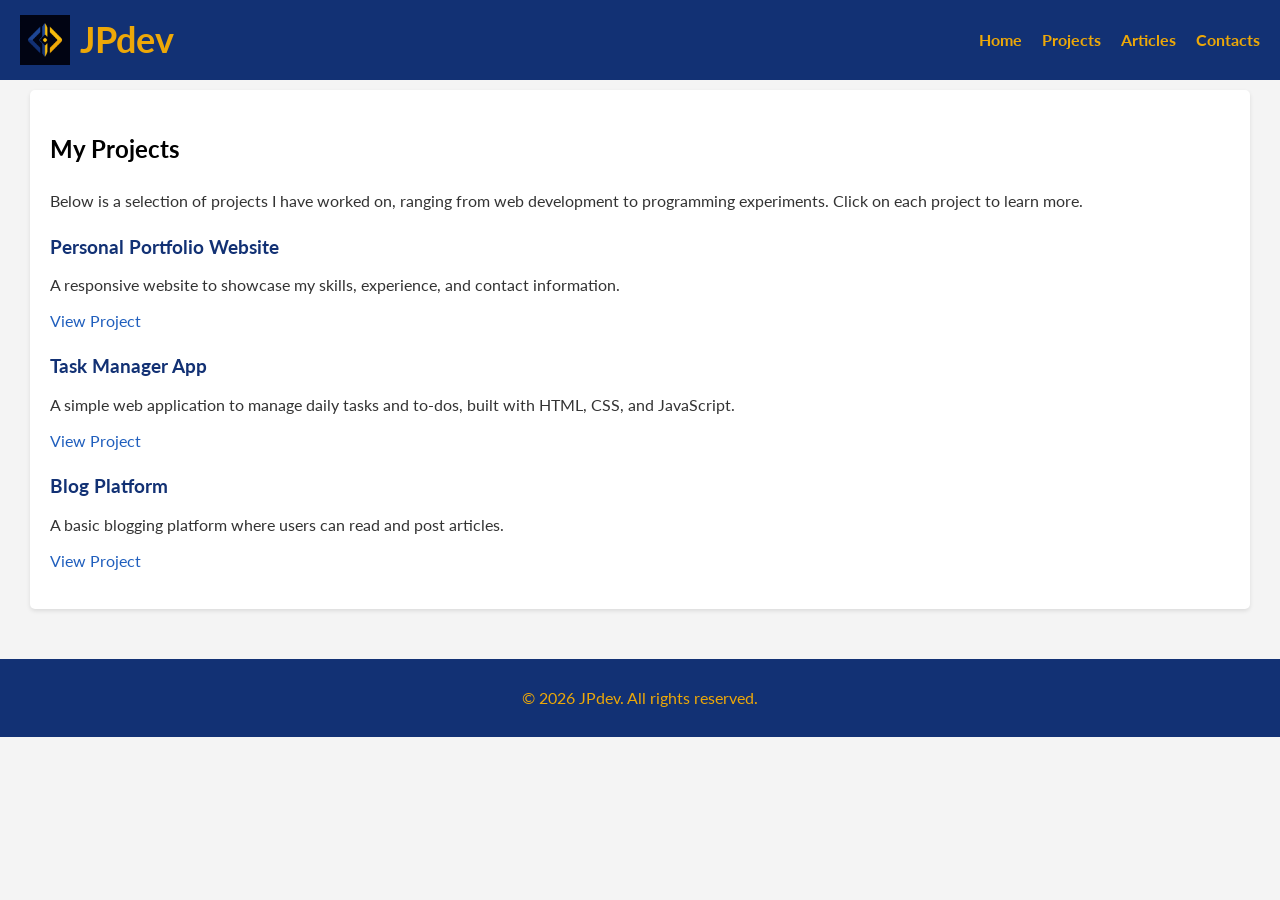
<file: frontend/3-personal-portfolio/projects.html>
<!DOCTYPE html>
<html lang="en">
<head>
	<meta charset="UTF-8">
	<meta name="viewport" content="width=device-width, initial-scale=1.0">
	<title>Projects | Basic HTML Website</title>

	<!-- Seo Meta Tags -->
	<meta name="description" content="Projects page for JPdev. Explore a list of web development and programming projects.">
	<meta name="keywords" content="HTML, CSS, website, projects, JPdev">
	<meta name="author" content="Jorim Pablico">

	<!-- Open Graph Meta Tags -->
	<meta property="og:title" content="Projects | Basic HTML Website">
	<meta property="og:description" content="Projects page for JPdev. Explore a list of web development and programming projects.">
	<meta property="og:type" content="website">

	<link rel="stylesheet" href="styles.css">
</head>
<body>
	<header>
		<div class="logo">
			<img src="logo.png" alt="Logo" width="50">
			<h1>JPdev</h1>
		</div>
		<nav>
			<ul>
				<li><a href="index.html">Home</a></li>
				<li><a href="projects.html">Projects</a></li>
				<li><a href="articles.html">Articles</a></li>
				<li><a href="contacts.html">Contacts</a></li>
			</ul>
		</nav>
	</header>
	<main class="main-box">
		<section aria-labelledby="projects-heading">
			<h2 id="projects-heading">My Projects</h2>
			<p>Below is a selection of projects I have worked on, ranging from web development to programming experiments. Click on each project to learn more.</p>
			<ul>
				<li>
					<article>
						<h3>Personal Portfolio Website</h3>
						<p>A responsive website to showcase my skills, experience, and contact information.</p>
						<a href="#">View Project</a>
					</article>
				</li>
				<li>
					<article>
						<h3>Task Manager App</h3>
						<p>A simple web application to manage daily tasks and to-dos, built with HTML, CSS, and JavaScript.</p>
						<a href="#">View Project</a>
					</article>
				</li>
				<li>
					<article>
						<h3>Blog Platform</h3>
						<p>A basic blogging platform where users can read and post articles.</p>
						<a href="#">View Project</a>
					</article>
				</li>
			</ul>
		</section>
	</main>
	<footer>
		<p>&copy; 2026 JPdev. All rights reserved.</p>
	</footer>
</body>
</html>
</file>
<file: frontend/3-personal-portfolio/styles.css>
@import url('https://fonts.googleapis.com/css2?family=Lato:ital,wght@0,100;0,300;0,400;0,700;0,900;1,100;1,300;1,400;1,700;1,900&display=swap');

html {
    font-family: 'Lato', Arial, sans-serif;
    line-height: 1.6;
    color: #000000;
    background-color: #f4f4f4;
}

body {
    margin: 0;
    padding: 0;
}

header {
    background-color: #123174;
    color: #eda808;
    padding: 20px 20px;
    display: flex;
    justify-content: space-between;
    align-items: center;
    height: 40px;
}

nav ul {
    list-style-type: none;
    margin: 0;
    padding: 0;
    display: flex;
}

nav ul li {
    margin-left: 20px;
}

nav ul li a {
    color: #eda808;
    text-decoration: none;
    font-weight: bold;
}

.logo {
    font-size: 1.5em;
    font-weight: bold;
    display: flex;
    align-items: center;
}

.logo img {
    width: 50px;
    height: 50px;
    margin-right: 10px;
}

.logo h1 {
    font-size: 1.5em;
}

main {
    background-color: #f4f4f4;
}

.intro {
    background-color: #123174;
    margin-bottom: 40px;
    padding: 40px 0;
    display: flex;
    flex-direction: column;
    align-items: center;
}

.intro h2 {
    color: #eda808;
    margin-bottom: 10px;
    font-size: 2.5em;
}

.intro p {
    margin: 10px 0;
    padding: 0 50px;
    color: #fff;
    font-size: 1.2em;
    text-align: center;
}

.main-box {
    padding: 10px 30px;
}

.box-vertical {
    display: flex;
    flex-direction: column;
    gap: 20px;
}

.box-horizontal {
    display: flex;
    gap: 20px;
}

.box-horizontal > section {
    flex: 1;
}

section {
    max-width: 100%;   
    background-color: #fff;
    padding: 20px;
    border-radius: 5px;
    box-shadow: 0 2px 4px rgba(0, 0, 0, 0.1);
}

section h3 {
    color: #123174;
    margin-bottom: 10px;
}

section p {
    margin: 10px 0;
    color: #333;
}

section ul {
    list-style-type: none;
    padding: 0;
}

section ul li {
    margin: 5px 0;
    color: #333;
}

a {
    color: #1f5ebd;
    text-decoration: none;
}

.projects ul {
    display: flex;
    align-items: center;
    justify-content: space-around;
    gap: 10px;
}

.projects ul li {
    display: flex;
    align-items: center;
    justify-content: center;
    padding: 5px;
    margin: 5px;
    border: 1px solid #ddd;
    border-radius: 5px;
    width: 150px;
    height: 150px;
    text-align: center;
}

.projects ul li a {
    color: #1f5ebd;
    text-decoration: none;
}

footer {
    background-color: #123174;
    color: #eda808;
    text-align: center;
    padding: 10px 0;
    margin-top: 40px;
}

form {
    width: 50vw;
    margin: auto;
    display: flex;
    flex-direction: column;
    gap: 10px;
}

fieldset {
    border: 1px solid #ddd;
    padding: 20px;
    border-radius: 5px;
}

legend {
    font-size: 1.5em;
    font-weight: bold;
    color: #123174;
}

label {
    margin-bottom: 5px;
    color: #333;
    display: block;
}

input, textarea {
    width: 60%;
    padding: 10px;
    border: 1px solid #ddd;
    border-radius: 5px;
    font-size: 1em;
}

textarea {
    resize: vertical;
}

button {
    padding: 10px 20px;
    background-color: #123174;
    color: #eda808;
    border: none;
    border-radius: 5px;
    font-size: 1em;
    cursor: pointer;
}

@media (max-width: 768px) {
    header {
        flex-direction: column;
        height: auto;
        gap: 20px;
    }

    .logo {
        flex-direction: column;
    }

    .logo img {
        margin: 0;
    }

    .logo h1 {
        margin: 5px;
    }

    .intro {
        padding: 20px 0;
    }

    .intro p {
        padding: 0 20px;
        width: 70%;
    }

    form {
        width: 75vw;
    }

    input, textarea {
        width: 90%;
    }
}

@media (max-width: 480px) {
    header {
        flex-direction: column;
        height: auto;
        gap: 20px;
    }

    .logo {
        flex-direction: column;
    }

    .logo img {
        margin: 0;
    }

    .logo h1 {
        margin: 5px;
    }

    .intro {
        padding: 20px 0;
    }

    .intro p {
        padding: 0 20px;
        width: 70%;
        font-size: medium;
    }

    .projects ul {
        flex-direction: column;
    }

    .box-horizontal {
        flex-direction: column;
    }
}
</file>
<file: frontend/4-changelog-component/styles.css>
@import url('https://fonts.googleapis.com/css2?family=Play:wght@400;700&family=SN+Pro:ital,wght@0,200..900;1,200..900&display=swap');

* {
    box-sizing: border-box;
    margin: 0;
    padding: 0;
}

body {
    font-family: 'Play', sans-serif;
    background-color: #F5F6FA;
    color: #222831;
    padding: 20px;
}

.changelog-container {
    max-width: 800px;
    margin: 0 auto;
    background-color: #FFFFFF;
    border: 2px solid #30475E;
    border-radius: 25px;
    box-shadow:  0 4px 16px rgba(44, 71, 94, 0.08);
    padding: 20px;
}

.changelog-header {
    display: flex;
    flex-direction: column;
    justify-content: center;
    align-items: center;
    margin-bottom: 20px;
}

.changelog-header h1 {
    font-size: 2.5rem;
    color: #F05454;
    margin-bottom: 15px;
    margin-top: 40px;
}

.changelog-header p {
    font-size: 1.2rem;
    color: #30475E;
}

main {
    box-sizing: border-box;
    display: grid;
    grid-template-columns: minmax(0, 30%) 8px 0% minmax(0, 1fr);
    width: min(650px, 100%);
    margin: 40px auto;
}

.changelog-divider {
    position: relative;
    width: 2px;
    margin: auto;
    background-color: #F05454;
    border-radius: 1px;
    justify-self: center;
    min-height: 60vh;
}

section {
    box-sizing: border-box;
    display: flex;
    flex-direction: column;
    justify-content: center;
    height: 60vh;
}

section ul li {
    padding: 22px 0;
    font-size: 1.1rem;
    font-family: 'SN Pro', sans-serif;
}

.changelog-date ul{
    list-style: none;
    color: #8A99B3;
    text-align: end;
    margin-right: 35px;
}

.changelog-description ul {
    list-style: none;        
    margin-left: 25px;
    color: #30475E;
}

section  .dot-position {
    display: flex;
    flex-direction: column;
    align-items: center;
    justify-content: center;
}

section .dot-position .dot {
    position: relative;
    left: -4px;
    padding: 22px 0;
    font-size: 1.1rem;
    font-family: 'SN Pro', sans-serif;

}

section .dot-position .dot:before {
    content: '';
    display: inline-block;
    width: 14px;
    height: 14px;
    background-color: #F05454;
    border-radius: 50%;
    vertical-align: middle;
}

button {
    display: block;
    margin: auto;
    margin-bottom: 20px;
    padding: 10px 20px;
    font-size: 1rem;
    font-family: 'Play', sans-serif;
    color: #FFFFFF;
    background-color: #F05454;
    border: none;
    border-radius: 5px;
    cursor: pointer;
}
</file>
<file: frontend/5-testimonial-cards/styles.css>
@import url('https://fonts.googleapis.com/css2?family=Play:wght@400;700&family=SN+Pro:ital,wght@0,200..900;1,200..900&display=swap');

* {
    box-sizing: border-box;
    margin: 0;
    padding: 0;
}

body {
    font-family: 'Play', sans-serif;
    background-color: #7a8da0;
    color: #111827;
    padding: 20px;
}

main {
    padding: 20px 20px;
    width: min(800px, 100%);
    margin: 0 auto;
    display: flex;
    flex-direction: column;
    background-color: #FFFFFF;
}

section {
    display: flex;
    justify-content: space-between;
    margin: 15px 20px;
    gap: 20px;
}

.testimonial-card-1 {
    width: min(350px, 100%);
}

.chat-bubble {
    background-color: #1F2937;
    color: #FFFFFF;
    padding: 20px;
    border-radius: 20px;
    position: relative;
    max-width: 340px;
}

.chat-bubble p {
    line-height: 1.5;
    font-size: 1.1rem;
}

.chat-bubble p + p {
    margin-top: 20px;
}

.chat-arrow {
    position: absolute;
    bottom: -12px;
    left: 35px;
    width: 0;
    height: 0;
    border-left: 14px solid transparent;
    border-right: 14px solid transparent;
    border-top: 14px solid #1F2937;
}

.bubble-img {
    width: 80px;
    height: 80px;
    border-radius: 50%;
    object-fit: cover;
    filter: invert(100%);
}
.testimonial-author {
    display: flex;
    align-items: center;
    margin-left: 10px;
    margin-right: 20px;
    margin-top: 17px;
    gap: 15px;
}

.author-info p:first-child {
    font-size: 1.1rem;    
    line-height: 1.5;
}

.author-info p:last-child {
    color: #6B7280;
    font-size: 0.8rem;
}

.testimonial-box-1 {
    border: 2px solid #E5E7EB;
    padding: 20px;
    border-radius: 20px;
}

.testimonial-box-1 p {
    line-height: 1.5;
    font-size: 1.1rem;
}

.image-container img{
    display: block;
    width: 260px;
    height: 260px;
    border-radius: 30px;
    filter: invert(70%);
    object-fit: cover;
}

.testimonial-card-2 {
    display: flex;
    gap: 15px;
    width: 100%;
}

.content-container {
    box-sizing: border-box;
    padding: 35px;
    border-radius: 30px;
    background-color: #1F2937;
}

.star-rating {
    font-size: 1.3rem;
    letter-spacing: -6px;
}       

.content-container p:nth-of-type(1) {
    color: #FFFFFF;
    line-height: 1.5;
    font-size: 2rem;
    margin-top: 10px;
}

.content-container p:nth-of-type(2) {
    color: #D1D5DB;
    font-size: 1.1rem;
    line-height: 1.5;
}

.content-container p:nth-of-type(3) {
    color: #FFFFFF;
    font-size: 1.1rem;
    margin-top: 10px;
}

.testimonial-card-3 {
    border: 2px solid black;
    border-radius: 30px;
    padding: 45px 30px;
    display: flex;
    flex-direction: column;
    justify-content: center;
    align-items: center;
    gap: 20px;
}

.image-carousel {
    display: flex;
    align-items: center;
    gap: 20px;
    margin-top: 20px;
}

.blur-img {
    width: 50px;
    height: 50px;
    border-radius: 50%;
    object-fit: cover;
    filter: blur(2px) invert(100%) opacity(50%);
}

.active-img {
    width: 70px;
    height: 70px;
    border-radius: 50%;
    object-fit: cover;
    filter: invert(100%);
}

.less-than-arrow {
    font-size: 1.5rem;
    color: #6366F1;
    cursor: pointer;
    margin-right: 15px;
}

.less-than-arrow::before {
    content: '<';
}

.greater-than-arrow {
    font-size: 1.5rem;
    color: #6366F1;
    cursor: pointer;
    margin-left: 15px;
}

.greater-than-arrow::before {
    content: '>';
}

.testimonial-card-3  .author-name {
    color: #111827;
    font-size: 1.2rem;
    text-align: center;
}

.testimonial-card-3 p:first-of-type {
    width: 90%;
    color: #222831;
    font-size: 1.1rem;
    line-height: 1.5;
    text-align: center;
}
</file>
<file: frontend/6-datepicker-ui/styles.css>
@import url('https://fonts.googleapis.com/css2?family=Figtree:ital,wght@0,300..900;1,300..900&family=Space+Grotesk:wght@300..700&display=swap');

* {
    box-sizing: border-box;
    margin: 0;
    padding: 0;
}

body {
    font-family: 'Space Grotesk', sans-serif;
    background-color: #38443f;
    color: #151a1a;
    padding: 20px;
}

main {
    padding: 20px 20px;
    width: min(650px, 100%);
    height: min(500px, 100%);
    display: flex;
    flex-direction: column;
    justify-content: center;
    align-items: center;
    background-color: #7f8954;
    border-radius: 20px;
    border: 2px solid #151a1a;
    position: absolute;
    top: 50%;
    left: 50%;
    transform: translate(-50%, -50%);
}

h1 {
    text-align: center;
    margin-bottom: 15px;
}

section {
    width: min(300px, 100%);
    margin: 0 auto;
}

.date-placeholder {
    display: flex;
    justify-content: space-between;
    align-items: center;
    background-color: #9eaba3;
    border: 2px solid #38443f;
}

.date-input p {
    font-size: 1.1rem;
    color: #151a1a;
    padding-left: 15px;
}

.calendar-button {
    background-color: #545b33;
    border: none;
    width: 40px;
    height: 40px;
    cursor: pointer;
    border-left: 2px solid #38443f;
}

.calendar-button img {
    width: 35px;
    height: 35px;
    object-fit: cover;
    display: block;
    margin: auto;
}

main section:not(:last-child) {
    margin-bottom: 2px;
}

.calendar-container {
    display: flex;
    flex-direction: column;
    justify-content: center;
    background-color: #9eaba3;
    border: 2px solid #38443f;
}

.month-year-header {
    display: flex;
    justify-content: space-between;
    align-items: center;
    padding: 7px 20px;
}

.prev-month, .next-month {
    background-color: transparent;
    width: 0;
    height: 0;
    border-top: 12px solid transparent;
    border-bottom: 12px solid transparent;
    cursor: pointer;
}

.prev-month {
    border-right: 14px solid #38443f;
    margin-right: 20px;
}

.next-month {
    border-left: 14px solid #38443f;
    margin-left: 20px;
}

.month-year {
    font-size: 1.1rem;
    color: #151a1a;
}

.week-container {
    display: grid;
    grid-template-columns: repeat(7, 1fr);
    border-bottom: 2px solid #38443f;
}

.day-container {
    width: 100%;
    display: grid;
    grid-template-columns: repeat(7, 1fr);
}

.first-day {
    grid-column-start: 4; 
}

.day-name {
    width: 100%;
    height: 100%;
    text-align: center;
    line-height: 40px;
}

.day-cell {
    min-height: 40px;
    min-width: 40px;
    text-align: center;
    line-height: 40px;
    cursor: pointer;
    border-right: 1px solid #38443f;
    border-bottom: 1px solid #38443f;
}

.day-cell:nth-child(7n) {
    border-right: none; 
}
</file>
<file: frontend/7-accessible-form-ui/styles.css>
@import url('https://fonts.googleapis.com/css2?family=Source+Sans+3:ital,wght@0,200..900;1,200..900&display=swap');

body {
    font-family: 'Source Sans 3', sans-serif;
    background-color: #d9d9d9;
    margin: 0;
    padding: 0;
}

h1 {
    text-align: center;
    margin-top: 30px;
    color: #353535;
}

main {  
    display: flex;
    gap: 30px;
    background-color: #ffffff;
    align-items: center;
    justify-content: center;
    border: 1px solid #d9d9d9;
}

form {
    border-radius: 8px;
    min-width: 15vw;
    height: 45vh;
    display: flex;
    flex-direction: column;
}

label {
    display: block;
    margin-bottom: 5px;
}

input[type="text"],
input[type="email"],
input[type="password"] {
    box-sizing: border-box;
    width: 100%;
    padding: 10px;
    margin-bottom: 15px;
    border: 1px solid #d9d9d9;
    border-radius: 8px;
}

button[type="submit"] {
    background-color: #3c6e71;
    color: #ffffff;
    border: none;
    border-radius: 5px;
    cursor: pointer;
    padding: 10px;
    margin-top: 10px;
    width: 90%;
    margin: 0 auto;
}


button[type="button"] {
    background-color: transparent;
    border: none;
    cursor: pointer;
    height: 1.5rem; 
    width: 1.5rem;
    padding: 0;
}
.visibility-toggle {
    background-image: url("visibility.svg");
    background-repeat: no-repeat;
    background-position: center;
    filter: invert(0.5);
}

.password-container {
    position: relative;
}

button.visibility-toggle {
    position: absolute;
    right: 1rem;
    bottom: 1.3rem;
}

input[type="text"]:focus,
input[type="email"]:focus,
input[type="password"]:focus,
button[type="submit"]:focus {
    outline: 2px solid #284b63;
    outline-offset: 2px;
}

.progress-section {
    width: 45%;
    display: flex;
    flex-direction: column;
    align-items: center;
}


.circle-progress {
    --size: 120px;
    --thickness: 5px;
    --percentage: 0; /* set via inline style or CSS */
    width: var(--size);
    height: var(--size);
    border-radius: 50%;
    display: grid;
    place-items: center;
    background: conic-gradient(
        from 180deg,
        #3c6e71 calc(var(--percentage) * 1%),
        #d9d9d9 calc(var(--percentage) * 1%)
    );
    position: relative;
    transition: background 400ms ease;
    box-sizing: border-box;
}

.circle-progress::before{
  content: "";
  position: absolute;
  width: calc(var(--size) - (var(--thickness) * 2));
  height: calc(var(--size) - (var(--thickness) * 2));
  border-radius: 50%;
  background: white; /* inner circle color */
  z-index: 1;
}

.progress-text {
    position: absolute;
    font-size: 1rem;
    font-weight: 600;
    z-index: 2;
}

.checklist {
    display: block;
    background-color: #d9d9d9;
    padding: 15px;
    font-size: 0.9rem;
    border-radius: 8px;
    width: 80%;   
    height: 150px;
        
}

.checklist p {
    margin: 5px 0;
    font-weight: 400;
}

.done {
    position: relative;
    color: #353535;
}

.done::after {
    content: "";
    position: absolute;
    left: -2%;
    top: 50%;
    width: 105%;
    height: 2px;
    background-color: #353535;
    transform: translateY(-50%);
}

h2 {
    font-size: 1.2rem;
    color: #333;
    font-weight: 600;
}

/* Responsive adjustments */
main {
  width: 100%;
  max-width: 580px;
  margin: 0 auto;
  padding: 30px;
  box-sizing: border-box;
}

/* Make columns stack on narrow screens */
@media (max-width: 820px) {
  main { flex-direction: column; gap: 18px; align-items: stretch; }
  form { min-width: auto; width: 100%; height: auto; padding-bottom: 16px; }
  .progress-section { width: 100%; align-items: center; }
  .checklist { width: 100%; height: auto; }

  /* Inputs fill available width */
  input[type="text"],
  input[type="email"],
  input[type="password"] { width: 100%; }

  /* Move visibility toggle so it doesn't overlap on small screens */
  button.visibility-toggle { right: 0.6rem; bottom: 1rem; }

  /* Make progress circle scale down */
  .circle-progress { --size: 96px; }
}

/* Smaller phones */
@media (max-width: 420px) {
  main { padding: 12px; }
  .circle-progress { --size: 72px; --thickness: 6px; }
  .progress-text { font-size: 0.9rem; }
}
</file>
<file: frontend/8-image-grid-layout/styles.css>
* {
    box-sizing: border-box;
    margin: 0;
    padding: 0;
}

body {
    background-color: #d9d9d9;
}

main {
    height: 98vh;
    width: min(60vw, 900px);
    min-width: 700px;
    overflow-x: auto;
    margin: 8px auto;
    box-sizing: border-box;
    overflow: hidden;
}

section {
    min-width: 600px;
    height: 100%;
    display: grid;
    gap: 10px;
    grid-template-columns: repeat(3, 1fr);
    grid-template-rows: repeat(3, 1fr);
}

img {
    width: 100%;
    height: 100%;
    object-fit: cover;
}

section img:nth-child(1) {
    grid-area: 1 / 1 / 3 / 2;
}

section img:nth-child(2) {
    grid-area: 3 / 1 / 4 / 2;
}

section img:nth-child(3) {
    grid-area: 1 / 2 / 2 / 3;
}

section img:nth-child(4) {
    grid-area: 2 / 2 / 4 / 3;
}

section img:nth-child(5) {
    grid-area: 1 / 3 / 3 / 4;
}

section img:nth-child(6) {
    grid-area: 3 / 3 / 4 / 4;
}


@media (max-width: 768px) {
    main {
        width:  100%;
        height: 200vh;
        margin: 8px auto;  
        padding: 50px;          
        box-sizing: border-box;            
        overflow: hidden;
    }

    img {
    width: 100%;
    height: 100%;
    object-fit: cover;
}

    section {
        grid-template-columns: repeat(2, 1fr);
        grid-template-rows: repeat(5, 1fr);
    }

    section img:nth-child(1) {
        grid-area: 2 / 1 / 4 / 2;
    }

    section img:nth-child(2) {
        grid-area: 4 / 1 / 5 / 2;
    }

     section img:nth-child(3) {
        grid-area: 1 / 1 / 2 / 3;
    }

    section img:nth-child(3) {
        grid-area: 5 / 1 / 6 / 3;
    }

    section img:nth-child(4) {
        grid-area: 3 / 2 / 5 / 3;
    }

    section img:nth-child(5) {
        grid-area: 2 / 2 / 3 / 3;
    }

     section img:nth-child(6) {
        grid-area: 1 / 1 / 2 / 3;
    }

    section img:nth-child(6) {
        grid-area: 1 / 1 / 2 / 3;
    }
}

@media (max-width: 425px) {
    main {
        width: 100%;
        height: 100%;
        margin: 8px;            
        box-sizing: border-box;            
        overflow: hidden;
    }

    img {
    width: 100%;
    height: 100%;
    object-fit: cover;
    display: block;
}

    section {
        grid-template-columns: 1fr;
        grid-template-rows: repeat(6, 200px);
    }

     section img:nth-child(1) {
        grid-area: 2 / 1 / 3 / 2;
    }

    section img:nth-child(2) {
        grid-area: 4 / 1 / 5 / 2;
    }

     section img:nth-child(3) {
        grid-area: 1 / 1 / 2 / 2;
    }

     section img:nth-child(4) {
        grid-area: 3 / 1 / 4 / 2;
    }

     section img:nth-child(5) {
        grid-area: 5 / 1 / 6 / 2;
    }

     section img:nth-child(6) {
        grid-area: 6 / 1 / 7 / 2;
    }
}
</file>
